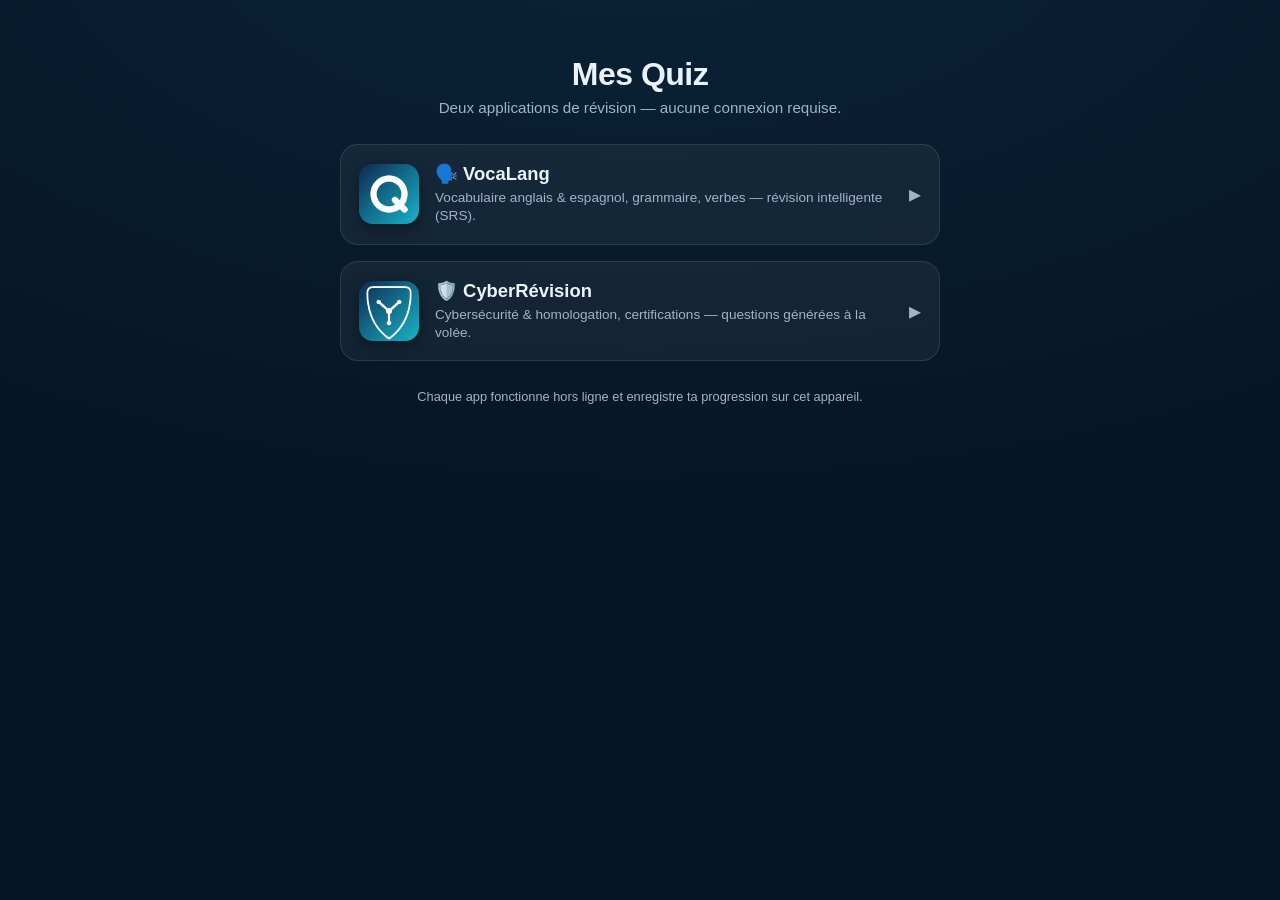
<file: index.html>
<!doctype html>
<html lang="fr">
<head>
  <meta charset="utf-8">
  <meta name="viewport" content="width=device-width, initial-scale=1, viewport-fit=cover">
  <meta name="theme-color" content="#061525">
  <title>Mes Quiz</title>
  <link rel="manifest" href="manifest.webmanifest">
  <link rel="icon" href="langue/img/icon-192.png">
  <link rel="apple-touch-icon" href="langue/img/icon-192.png">
  <link rel="stylesheet" href="style.css">
</head>
<body>
  <main class="hub">
    <header class="hub-head">
      <h1>Mes Quiz</h1>
      <p class="hub-sub">Deux applications de révision — aucune connexion requise.</p>
    </header>

    <div class="cards">
      <a class="app-card app-langue" href="langue/index.html">
        <img class="app-icon" src="langue/img/icon-192.png" alt="">
        <div class="app-text">
          <span class="app-title">🗣️ VocaLang</span>
          <span class="app-desc">Vocabulaire anglais &amp; espagnol, grammaire, verbes — révision intelligente (SRS).</span>
        </div>
        <span class="app-go">▸</span>
      </a>

      <a class="app-card app-revision" href="revision/index.html">
        <img class="app-icon" src="revision/img/icon-192.png" alt="">
        <div class="app-text">
          <span class="app-title">🛡️ CyberRévision</span>
          <span class="app-desc">Cybersécurité &amp; homologation, certifications — questions générées à la volée.</span>
        </div>
        <span class="app-go">▸</span>
      </a>
    </div>

    <footer class="hub-foot">
      <p>Chaque app fonctionne hors ligne et enregistre ta progression sur cet appareil.</p>
    </footer>
  </main>

  <script>
    if ('serviceWorker' in navigator) navigator.serviceWorker.register('sw.js').catch(() => {});
  </script>
</body>
</html>
</file>
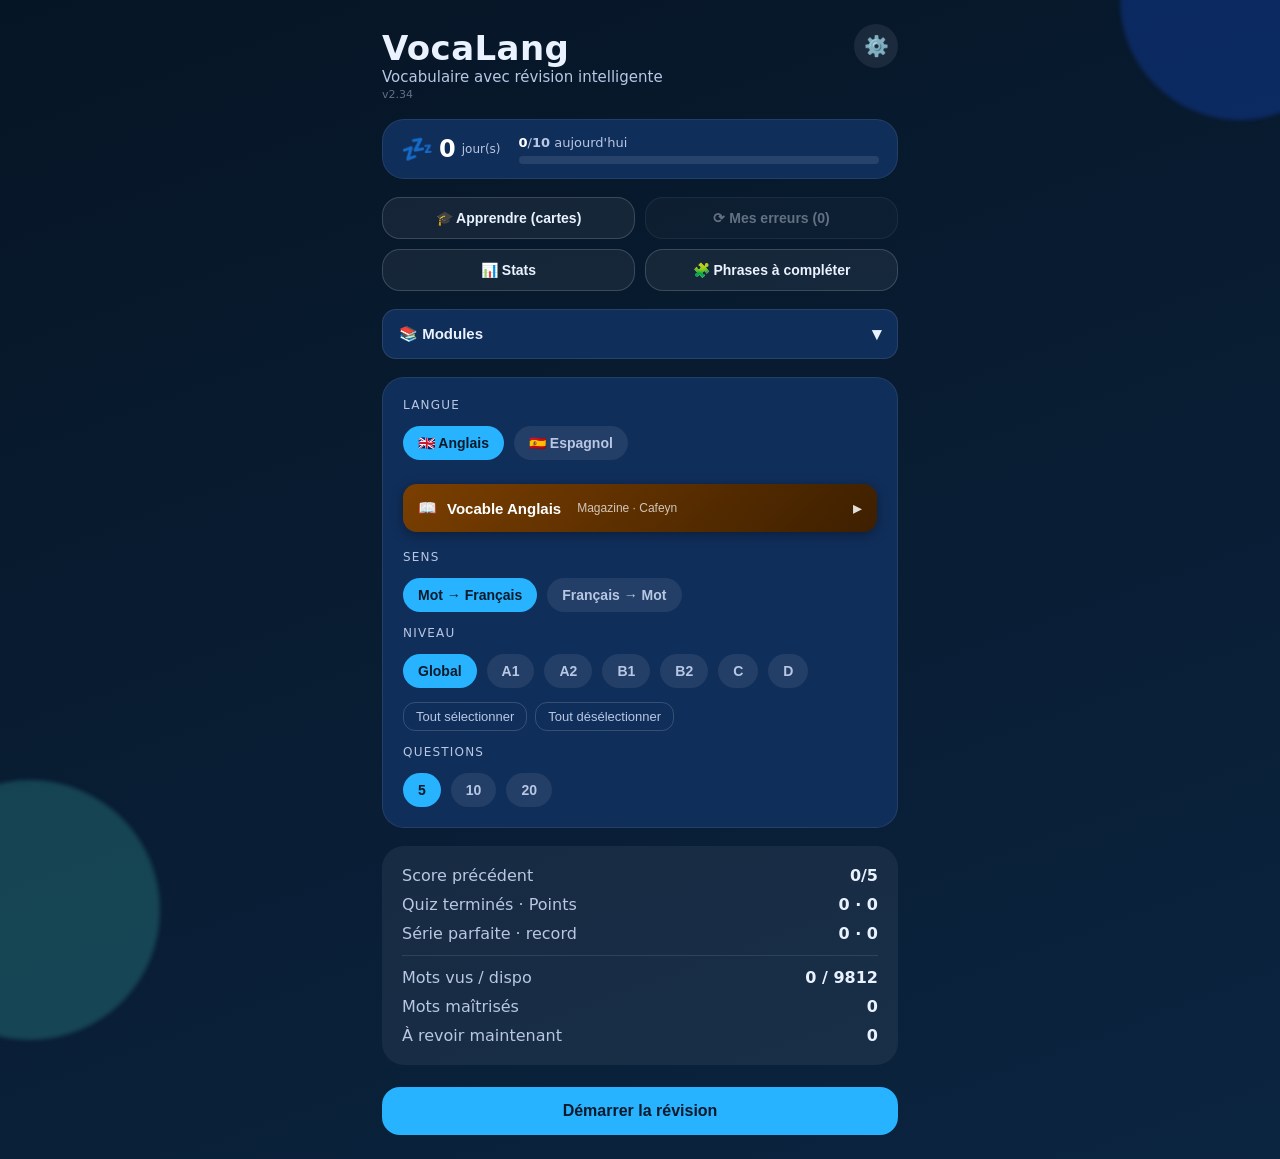
<file: langue/index.html>
<!DOCTYPE html>
<html lang="fr">
<head>
  <meta charset="utf-8" />
  <meta name="viewport" content="width=device-width, initial-scale=1, viewport-fit=cover" />
  <meta name="theme-color" content="#061525" />
  <title>VocaLang</title>
  <link rel="manifest" href="manifest.webmanifest" />
  <link rel="icon" href="img/icon-192.png" />
  <link rel="apple-touch-icon" href="img/icon-192.png" />
  <link rel="stylesheet" href="styles.css" />
  <script>
    // Filet de diagnostic : affiche toute erreur JS non capturée au lieu de
    // laisser l'écran figé en silence (bannière tapable pour copier le texte).
    window.addEventListener('error', function (e) {
      try {
        var b = document.getElementById('js-error-banner') || document.createElement('div');
        b.id = 'js-error-banner';
        b.style.cssText = 'position:fixed;left:8px;right:8px;bottom:8px;z-index:100000;background:#7f1d1d;color:#fff;padding:10px 12px;border-radius:10px;font:12px/1.4 system-ui;white-space:pre-wrap;box-shadow:0 4px 16px rgba(0,0,0,.4)';
        b.textContent = '⚠️ ' + (e.message || e.error) + '\n' + (e.filename || '').split('/').pop() + ':' + e.lineno;
        b.onclick = function () { b.remove(); };
        (document.body || document.documentElement).appendChild(b);
      } catch (_) {}
    });
  </script>
</head>
<body>
  <div class="bg-blob blob-one"></div>
  <div class="bg-blob blob-two"></div>

  <main id="app">
    <!-- HOME -->
    <section id="view-home" class="view">
      <div class="home-head">
        <div>
          <h1 class="title">VocaLang</h1>
          <p class="subtitle">Vocabulaire avec révision intelligente</p>
          <p id="app-version" class="app-version"></p>
        </div>
        <button id="btn-settings" class="gear" title="Réglages">⚙️</button>
      </div>

      <!-- Widget motivation -->
      <div id="motivation-bar" class="card motiv-bar">
        <div class="motiv-streak">
          <span id="motiv-flame">🔥</span>
          <span id="motiv-streak-count">0</span>
          <span class="motiv-label">jour(s)</span>
        </div>
        <div class="motiv-goal">
          <div class="motiv-goal-text"><span id="motiv-today">0</span>/<span id="motiv-target">10</span> aujourd'hui</div>
          <div class="motiv-progress-track"><div id="motiv-progress-bar" class="motiv-progress-fill"></div></div>
        </div>
      </div>

      <!-- Actions principales -->
      <div class="top-actions">
        <button id="btn-learn" class="secondary">🎓 Apprendre (cartes)</button>
        <button id="btn-review" class="secondary">⟳ Mes erreurs (<span id="review-count">0</span>)</button>
        <button id="btn-stats" class="secondary">📊 Stats</button>
        <button id="btn-phrases" class="secondary">🧩 Phrases à compléter</button>
      </div>

      <!-- Accordéon modules -->
      <button id="btn-toggle-modules" class="modules-toggle">
        <span>📚 Modules</span>
        <span id="modules-arrow" class="modules-arrow">▾</span>
      </button>
      <div id="modules-panel" class="modules-panel hidden">
        <div class="modules-group">
          <span class="modules-group-label">Grammaire &amp; Lexique</span>
          <div class="modules-grid">
            <button id="btn-verbs" class="mod-btn">📘 Verbes irréguliers</button>
            <button id="btn-grammar" class="mod-btn">📖 Grammaire</button>
            <button id="btn-faux-amis" class="mod-btn">⚠️ Faux amis</button>
            <button id="btn-familles" class="mod-btn">🔤 Familles de mots</button>
            <button id="btn-cognates" class="mod-btn">✅ Vrais cognates</button>
            <button id="btn-tenses" class="mod-btn">⏱️ Temps verbaux</button>
          </div>
        </div>
        <div class="modules-group">
          <span class="modules-group-label">Compétences</span>
          <div class="modules-grid">
            <button id="btn-listen" class="mod-btn">🎧 Écoute</button>
            <button id="btn-pronun" class="mod-btn">🎤 Prononciation</button>
          </div>
        </div>
      </div>

      <div class="card hero">
        <span class="hero-label">Langue</span>
        <div class="chip-row">
          <button class="chip lang-chip" data-lang="en">🇬🇧 Anglais</button>
          <button class="chip lang-chip" data-lang="es">🇪🇸 Espagnol</button>
        </div>
        <button id="btn-magazine" class="mag-launch" type="button">📖 <b>Vocable</b><span class="mag-sub">Magazine · Cafeyn</span><span class="mag-go">▸</span></button>

        <span class="hero-label">Sens</span>
        <div class="chip-row">
          <button class="chip dir-chip" data-dir="fwd">Mot → Français</button>
          <button class="chip dir-chip" data-dir="rev">Français → Mot</button>
        </div>

        <span class="hero-label">Niveau</span>
        <div id="level-row" class="chip-row"></div>
        <div class="concept-selall">
          <button id="btn-level-all" class="ghost-sm">Tout sélectionner</button>
          <button id="btn-level-none" class="ghost-sm">Tout désélectionner</button>
        </div>

        <span class="hero-label">Questions</span>
        <div class="chip-row">
          <button class="chip count-chip" data-count="5">5</button>
          <button class="chip count-chip" data-count="10">10</button>
          <button class="chip count-chip" data-count="20">20</button>
        </div>
      </div>

      <div class="card meta">
        <div class="meta-row"><span class="meta-label">Score précédent</span><span id="stat-last" class="meta-value">0/5</span></div>
        <div class="meta-row"><span class="meta-label">Quiz terminés · Points</span><span id="stat-total" class="meta-value">0 · 0</span></div>
        <div class="meta-row"><span class="meta-label">Série parfaite · record</span><span id="stat-streak" class="meta-value">0 · 0</span></div>
        <div class="meta-divider"></div>
        <div class="meta-row"><span class="meta-label">Mots vus / dispo</span><span id="stat-seen" class="meta-value">—</span></div>
        <div class="meta-row"><span class="meta-label">Mots maîtrisés</span><span id="stat-mastered" class="meta-value">—</span></div>
        <div class="meta-row"><span class="meta-label">À revoir maintenant</span><span id="stat-due" class="meta-value">—</span></div>
      </div>

      <button id="btn-start" class="primary">Démarrer la révision</button>
    </section>

    <!-- SETTINGS (modal) -->
    <div id="settings-modal" class="modal hidden">
      <div class="modal-card">
        <div class="modal-head">
          <span>⚙️ Réglages</span>
          <button id="settings-close" class="gear">✕</button>
        </div>
        <label class="toggle"><span>🔊 Lire le mot automatiquement</span><input type="checkbox" id="opt-audio" /></label>
        <label class="toggle"><span>⏭️ Question suivante automatique</span><input type="checkbox" id="opt-autonext" /></label>
        <label class="toggle"><span>🎵 Son juste / faux</span><input type="checkbox" id="opt-sound" /></label>
        <label class="toggle"><span>🎯 Distracteurs proches (plus difficile)</span><input type="checkbox" id="opt-close" /></label>
        <label class="toggle"><span>🔔 Rappels de révision</span><input type="checkbox" id="opt-notifications" /></label>
        <div class="setting-row">
          <span class="setting-label">🎯 Objectif quotidien</span>
          <div class="chip-row">
            <button class="chip goalcount-chip" data-count="5">5</button>
            <button class="chip goalcount-chip" data-count="10">10</button>
            <button class="chip goalcount-chip" data-count="20">20</button>
            <button class="chip goalcount-chip" data-count="30">30</button>
          </div>
        </div>
        <div class="setting-row">
          <span class="setting-label">🕗 Heure du rappel</span>
          <div class="chip-row">
            <button class="chip notifhour-chip" data-hour="8">8h</button>
            <button class="chip notifhour-chip" data-hour="12">12h</button>
            <button class="chip notifhour-chip" data-hour="19">19h</button>
            <button class="chip notifhour-chip" data-hour="21">21h</button>
          </div>
        </div>
        <div class="setting-row" style="display:block">
          <span class="setting-label">💾 Sauvegarde de la progression</span>
          <p class="muted" style="font-size:13px;margin:6px 0">Ta progression SRS vit sur ce
          téléphone : désinstaller l'app l'efface. Renseigne Home Assistant et la sauvegarde
          devient automatique.</p>
          <div id="backup-panel"></div>
        </div>
      </div>
    </div>

    <!-- STATS -->
    <section id="view-stats" class="view hidden">
      <div class="quiz-header">
        <span class="quiz-progress">📊 Statistiques</span>
        <span id="stats-lang" class="quiz-level"></span>
      </div>

      <div class="chip-row">
        <button class="chip slang-chip" data-lang="en">🇬🇧 Anglais</button>
        <button class="chip slang-chip" data-lang="es">🇪🇸 Espagnol</button>
      </div>

      <div id="stats-summary" class="card stats-tiles"></div>

      <div class="card chart-card">
        <span class="chart-title">Activité — 14 derniers jours</span>
        <canvas id="chart-activity" class="chart"></canvas>
        <span class="chart-legend">Barres = questions répondues par jour</span>
      </div>

      <div class="card chart-card">
        <span class="chart-title">Maîtrise par boîte SRS</span>
        <canvas id="chart-boxes" class="chart"></canvas>
        <span class="chart-legend">Boîte 0 = à revoir · 4–5 = maîtrisé</span>
      </div>

      <div class="card chart-card">
        <span class="chart-title">Par niveau — vus / maîtrisés</span>
        <canvas id="chart-levels" class="chart"></canvas>
        <span class="chart-legend"><i class="dot sky"></i> Vus &nbsp; <i class="dot green"></i> Maîtrisés</span>
      </div>

      <button id="btn-stats-home" class="secondary">Accueil</button>
    </section>

    <!-- VERBES IRRÉGULIERS (menu dédié) -->
    <section id="view-verbs" class="view hidden">
      <div class="quiz-header">
        <span class="quiz-progress">📘 Verbes irréguliers</span>
        <span class="quiz-level">🇬🇧 Anglais</span>
      </div>

      <div class="card hero">
        <span class="hero-label">Forme testée</span>
        <div class="chip-row">
          <button class="chip vform-chip" data-vform="pret">Prétérit</button>
          <button class="chip vform-chip" data-vform="pp">Participe passé</button>
          <button class="chip vform-chip" data-vform="mix">Mélange</button>
        </div>

        <span class="hero-label">Questions</span>
        <div class="chip-row">
          <button class="chip vcount-chip" data-count="5">5</button>
          <button class="chip vcount-chip" data-count="10">10</button>
          <button class="chip vcount-chip" data-count="20">20</button>
        </div>
      </div>

      <div id="verbs-summary" class="card stats-tiles"></div>

      <!-- Panel sélection de verbes pour quiz personnalisé -->
      <div id="verbs-select-panel" class="card ai-panel hidden">
        <span class="hero-label">Verbes à réviser</span>
        <div id="verbs-select-list" class="concept-list"></div>
        <div class="concept-selall">
          <button id="btn-vsel-all" class="ghost-sm">Tout sélectionner</button>
          <button id="btn-vsel-none" class="ghost-sm">Tout désélectionner</button>
        </div>
        <button id="btn-verbs-custom" class="primary">🎯 Lancer le quiz</button>
      </div>

      <button id="btn-toggle-vsel" class="secondary">🎯 Quiz personnalisé — choisir les verbes</button>
      <button id="btn-verbs-start" class="secondary">Démarrer (révision SRS)</button>
      <button id="btn-verbs-learn" class="secondary">🎓 Apprendre (cartes)</button>
      <button id="btn-verbs-review" class="secondary">⟳ Mes erreurs (<span id="verbs-review-count">0</span>)</button>
      <button id="btn-verbs-home" class="secondary">Accueil</button>
    </section>

    <!-- GRAMMAIRE (menu dédié, contenu explicatif) -->
    <section id="view-grammar" class="view hidden">
      <div class="quiz-header">
        <span id="grammar-title" class="quiz-progress">📖 Grammaire</span>
        <span id="grammar-crumb" class="quiz-level">Sommaire</span>
      </div>
      <div id="grammar-lang-chips" class="chip-row">
        <button class="chip glang-chip active" data-lang="en">🇬🇧 Anglais</button>
        <button class="chip glang-chip" data-lang="es">🇪🇸 Espagnol</button>
      </div>
      <div id="grammar-list" class="grammar-list"></div>

      <!-- Panel sélection de concepts pour quiz personnalisé -->
      <div id="grammar-ai-panel" class="card ai-panel hidden">
        <span class="hero-label">Concepts à réviser</span>
        <div id="grammar-concepts" class="concept-list"></div>
        <div class="concept-selall">
          <button id="btn-sel-all" class="ghost-sm">Tout sélectionner</button>
          <button id="btn-sel-none" class="ghost-sm">Tout désélectionner</button>
        </div>
        <span class="hero-label">Nombre de questions</span>
        <div class="chip-row">
          <button class="chip gcount-chip active" data-count="5">5</button>
          <button class="chip gcount-chip" data-count="10">10</button>
          <button class="chip gcount-chip" data-count="20">20</button>
        </div>
        <button id="btn-grammar-ai" class="primary">🎯 Lancer le quiz</button>
      </div>

      <button id="btn-toggle-ai" class="secondary">🎯 Quiz personnalisé — choisir les concepts</button>
      <button id="btn-grammar-quiz" class="secondary">🧩 S'entraîner (exercices classiques)</button>
      <button id="btn-grammar-learn" class="secondary">🎓 Apprendre (cartes)</button>
      <div id="grammar-detail" class="hidden"></div>
      <button id="btn-grammar-back" class="secondary hidden">← Sommaire</button>
      <button id="btn-grammar-home" class="secondary">Accueil</button>
    </section>

    <!-- APPRENDRE (flashcards, branché sur le SRS) -->
    <section id="view-learn" class="view hidden">
      <div class="quiz-header">
        <span id="learn-progress" class="quiz-progress">Carte 1/1</span>
        <span id="learn-badge" class="quiz-level"></span>
      </div>

      <div class="card flash-card">
        <span id="flash-label" class="word-label">Mot</span>
        <div class="word-line">
          <span id="flash-front" class="word-value"></span>
          <button id="btn-flash-speak" class="speak-btn" title="Écouter">🔊</button>
        </div>
        <span id="flash-ipa" class="word-ipa"></span>
        <div id="flash-back" class="flash-back hidden"></div>
      </div>

      <button id="btn-flash-reveal" class="primary">Afficher la réponse</button>
      <div id="flash-grade" class="quiz-footer hidden">
        <button id="btn-flash-again" class="ghost grow">🔁 À revoir</button>
        <button id="btn-flash-ok" class="primary grow">✅ Je savais</button>
      </div>
      <button id="btn-learn-abort" class="secondary">Quitter</button>
    </section>

    <!-- ÉCOUTE (podcasts par accent) -->
    <section id="view-listen" class="view hidden">
      <div class="quiz-header">
        <span class="quiz-progress">🎧 Écoute — accents</span>
        <span id="listen-lang" class="quiz-level"></span>
      </div>
      <div class="chip-row">
        <button class="chip slang2-chip" data-lang="en">🇬🇧 Anglais</button>
        <button class="chip slang2-chip" data-lang="es">🇪🇸 Espagnol</button>
      </div>
      <div id="listen-accents" class="chip-row"></div>
      <div id="listen-episodes" class="listen-list"></div>
      <button id="btn-listen-home" class="secondary">Accueil</button>
    </section>

    <!-- PRONONCIATION -->
    <section id="view-pronun" class="view hidden">
      <div class="quiz-header">
        <span id="pronun-progress" class="quiz-progress">Mot 1/10</span>
        <span class="quiz-level pronun-badge">🎤 Prononciation</span>
      </div>
      <div class="progress"><div id="pronun-bar" class="progress-bar pronun-bar"></div></div>

      <div class="card word-card">
        <span class="word-label">Prononce ce mot</span>
        <div class="word-line">
          <span id="pronun-word" class="word-value"></span>
          <button id="btn-pronun-speak" class="speak-btn" title="Écouter">🔊</button>
        </div>
        <span id="pronun-ipa" class="word-ipa"></span>
        <span id="pronun-translation" class="pronun-translation"></span>
      </div>

      <div class="pronun-mic-area">
        <button id="btn-pronun-mic" class="mic-btn">🎤</button>
        <span id="pronun-mic-hint" class="pronun-hint">Appuie pour parler</span>
      </div>

      <div id="pronun-feedback" class="feedback hidden"></div>

      <div id="pronun-recognized" class="pronun-recognized hidden">
        <span class="pronun-heard-label">Reconnu :</span>
        <span id="pronun-heard-text"></span>
      </div>

      <div class="quiz-footer">
        <button id="btn-pronun-abort" class="ghost">Quitter</button>
        <button id="btn-pronun-next" class="primary grow" disabled>Suivant</button>
      </div>
    </section>

    <!-- QUIZ -->
    <section id="view-quiz" class="view hidden">
      <div class="quiz-header">
        <span id="quiz-progress" class="quiz-progress">Question 1/5</span>
        <span id="quiz-level" class="quiz-level"></span>
      </div>
      <div class="progress"><div id="quiz-bar" class="progress-bar"></div></div>

      <div class="card word-card">
<span id="quiz-prompt-label" class="word-label">Mot</span>
        <div class="word-line">
          <span id="quiz-word" class="word-value"></span>
          <button id="btn-speak" class="speak-btn" title="Écouter">🔊</button>
        </div>
        <span id="quiz-ipa" class="word-ipa"></span>
      </div>

      <div id="quiz-options" class="options"></div>

      <div class="feedback-area"><span id="quiz-feedback" class="feedback"></span></div>

      <div class="quiz-footer">
        <button id="btn-abort" class="ghost">Quitter</button>
        <button id="btn-next" class="primary grow" disabled>Suivant</button>
      </div>
    </section>

    <!-- RESULT -->
    <section id="view-result" class="view hidden">
      <h1 class="title">Résultat</h1>
      <p id="result-sub" class="subtitle">Quiz terminé</p>

      <div class="card result-card">
        <span id="result-score" class="result-score">0/5</span>
        <span class="result-label">Bonnes réponses</span>
      </div>

      <div id="result-wrong" class="card wrong-card"></div>

      <button id="btn-replay" class="primary">Nouvelle révision</button>
      <button id="btn-home" class="secondary">Accueil</button>
    </section>

    <!-- FAUX AMIS -->
    <section id="view-faux-amis" class="view hidden">
      <div class="quiz-header">
        <span class="quiz-progress">⚠️ Faux amis</span>
        <span class="quiz-level">🇬🇧 Anglais</span>
      </div>
      <div class="card hero">
        <span class="hero-label">Questions</span>
        <div class="chip-row">
          <button class="chip facount-chip" data-count="5">5</button>
          <button class="chip facount-chip" data-count="10">10</button>
          <button class="chip facount-chip" data-count="20">20</button>
        </div>
      </div>
      <div id="faux-amis-list" class="grammar-list"></div>
      <div id="faux-amis-detail" class="hidden"></div>
      <button id="btn-faux-amis-quiz" class="secondary">🧩 Quiz faux amis</button>
      <button id="btn-faux-amis-back" class="secondary hidden">← Liste</button>
      <button id="btn-faux-amis-home" class="secondary">Accueil</button>
    </section>

    <!-- FAMILLES DE MOTS -->
    <section id="view-familles" class="view hidden">
      <div class="quiz-header">
        <span class="quiz-progress">🔤 Familles de mots</span>
        <span class="quiz-level">🇬🇧 Anglais</span>
      </div>
      <div class="card hero">
        <span class="hero-label">Questions</span>
        <div class="chip-row">
          <button class="chip famcount-chip" data-count="5">5</button>
          <button class="chip famcount-chip" data-count="10">10</button>
          <button class="chip famcount-chip" data-count="20">20</button>
        </div>
      </div>
      <div id="familles-list" class="grammar-list"></div>
      <div id="familles-detail" class="hidden"></div>
      <button id="btn-familles-quiz" class="secondary">🧩 Quiz familles</button>
      <button id="btn-familles-back" class="secondary hidden">← Liste</button>
      <button id="btn-familles-home" class="secondary">Accueil</button>
    </section>

    <!-- VRAIS COGNATES -->
    <section id="view-cognates" class="view hidden">
      <div class="quiz-header">
        <span class="quiz-progress">✅ Vrais cognates</span>
        <span class="quiz-level">🇬🇧 Anglais</span>
      </div>
      <div class="card hero">
        <span class="hero-label">Questions</span>
        <div class="chip-row">
          <button class="chip cogcount-chip" data-count="5">5</button>
          <button class="chip cogcount-chip" data-count="10">10</button>
          <button class="chip cogcount-chip" data-count="20">20</button>
        </div>
      </div>
      <div id="cognates-list" class="grammar-list"></div>
      <div id="cognates-detail" class="hidden"></div>
      <button id="btn-cognates-quiz" class="secondary">🧩 Quiz cognates</button>
      <button id="btn-cognates-back" class="secondary hidden">← Liste</button>
      <button id="btn-cognates-home" class="secondary">Accueil</button>
    </section>

    <!-- TEMPS VERBAUX -->
    <section id="view-tenses" class="view hidden">
      <div class="quiz-header">
        <span class="quiz-progress">⏱️ Temps verbaux</span>
        <span class="quiz-level">🇬🇧 Anglais</span>
      </div>
      <div class="chip-row">
        <button class="chip tcount-chip" data-count="5">5</button>
        <button class="chip tcount-chip" data-count="10">10</button>
        <button class="chip tcount-chip" data-count="20">20</button>
      </div>
      <div id="tenses-list" class="grammar-list"></div>
      <button id="btn-tenses-quiz" class="primary">▶ Tous les temps (révision)</button>
      <button id="btn-tenses-home" class="secondary">Accueil</button>
    </section>

    <!-- PHRASES À COMPLÉTER -->
    <section id="view-phrases" class="view hidden">
      <div class="quiz-header">
        <span class="quiz-progress">🧩 Phrases à compléter</span>
        <span class="quiz-level">Mix tous concepts</span>
      </div>
      <div class="card hero">
        <span class="hero-label">Questions</span>
        <div class="chip-row">
          <button class="chip pcount-chip" data-count="5">5</button>
          <button class="chip pcount-chip" data-count="10">10</button>
          <button class="chip pcount-chip" data-count="20">20</button>
        </div>
        <p class="phrases-desc">Pioche dans tous les modes : grammaire, temps verbaux, faux amis, familles de mots et cognates.</p>
      </div>
      <button id="btn-phrases-start" class="primary">Démarrer</button>
      <button id="btn-phrases-home" class="secondary">Accueil</button>
    </section>
  </main>

  <button id="btn-fab-home" class="fab-home hidden" title="Accueil">🏠</button>
  <script src="app.js"></script>
  <script>window.UPDATE_REPO='laurentsar/quiz-langue';window.APP_VERSION='2.34';</script>
  <script>window.BACKUP_APP = 'quiz-langue';</script>
  <script src="autobackup.js"></script>
  <script>AutoBackup.mount(document.getElementById('backup-panel'));</script>
</body>
</html>
</file>
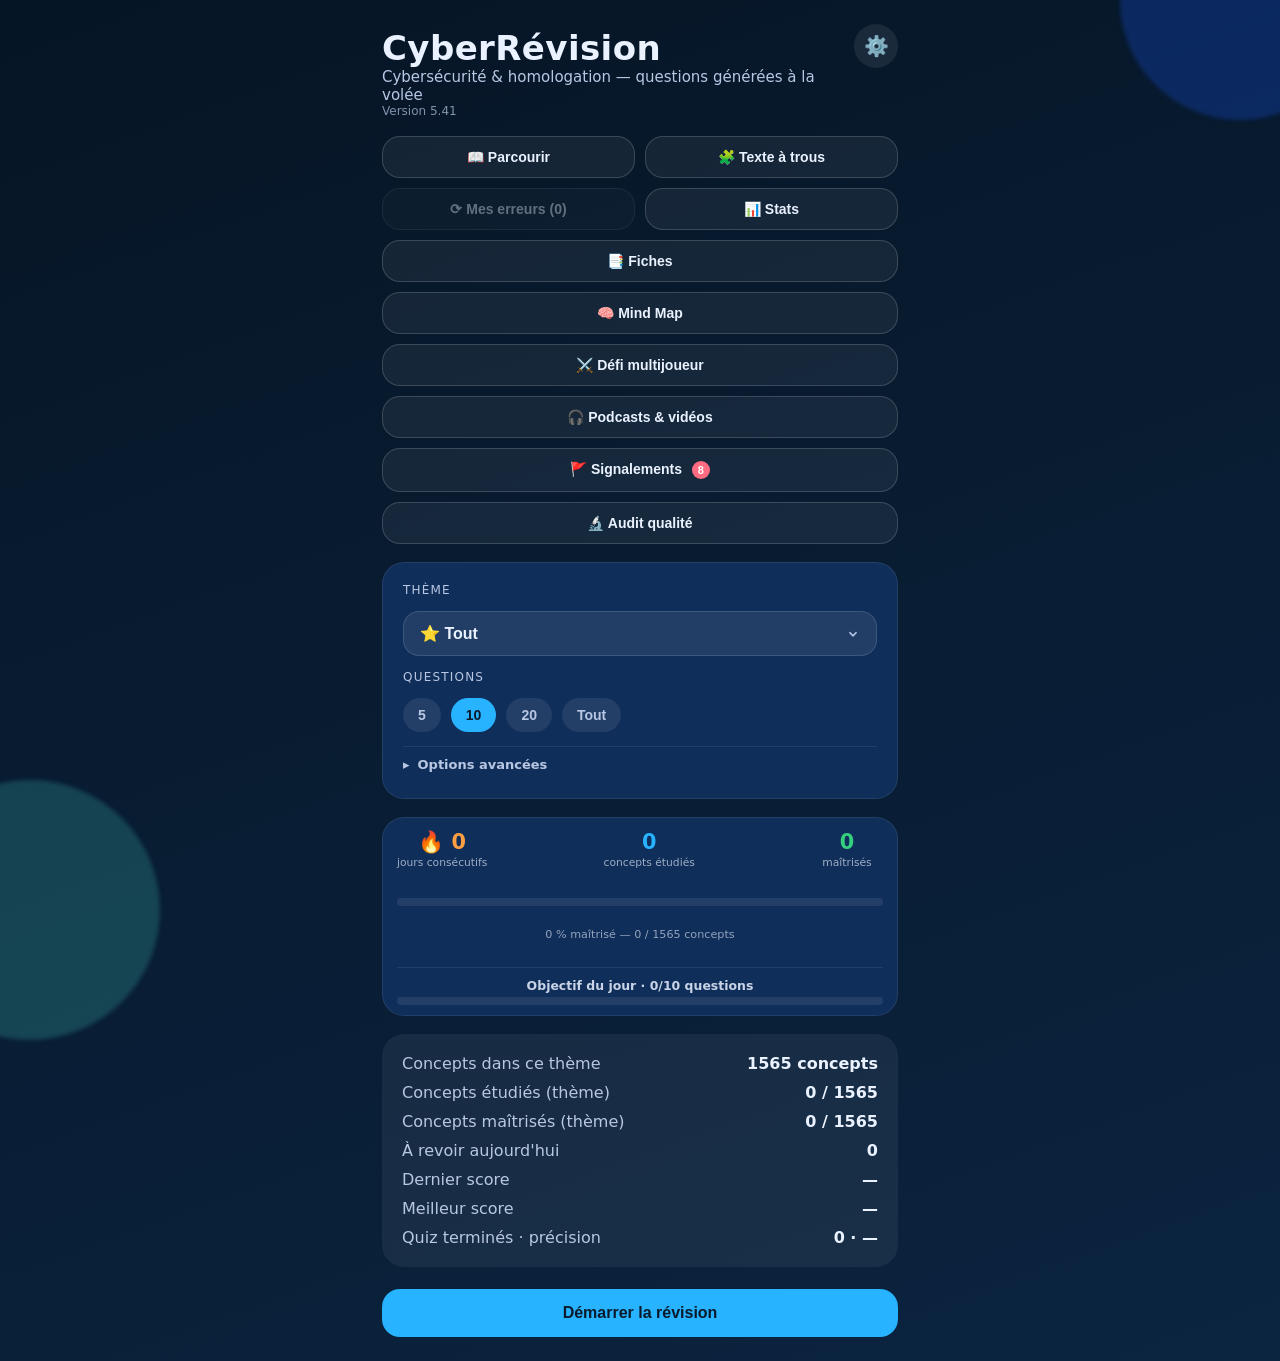
<file: revision/index.html>
<!DOCTYPE html>
<html lang="fr">
<head>
  <meta charset="utf-8" />
  <meta name="viewport" content="width=device-width, initial-scale=1, viewport-fit=cover" />
  <meta name="theme-color" content="#061525" />
  <!-- installation PWA sur iOS (Safari → Partager → Sur l'écran d'accueil) -->
  <meta name="apple-mobile-web-app-capable" content="yes" />
  <meta name="apple-mobile-web-app-status-bar-style" content="black-translucent" />
  <meta name="apple-mobile-web-app-title" content="CyberRévision" />
  <meta name="mobile-web-app-capable" content="yes" />
  <title>CyberRévision</title>
  <link rel="manifest" href="manifest.webmanifest" />
  <link rel="icon" href="img/icon-192.png" />
  <link rel="apple-touch-icon" href="img/icon-192.png" />
  <link rel="stylesheet" href="styles.css" />
</head>
<body>
  <div class="bg-blob blob-one"></div>
  <div class="bg-blob blob-two"></div>

  <main id="app">
    <!-- HOME -->
    <section id="view-home" class="view">
      <div class="home-head">
        <div>
          <h1 class="title">CyberRévision</h1>
          <p class="subtitle">Cybersécurité &amp; homologation — questions générées à la volée</p>
          <p class="subtitle" id="home-version" style="font-size:12px;opacity:.7"></p>
        </div>
        <button id="btn-settings" class="gear" title="Réglages">⚙️</button>
      </div>

      <div class="top-actions">
        <button id="btn-browse" class="secondary">📖 Parcourir</button>
        <button id="btn-cloze" class="secondary">🧩 Texte à trous</button>
        <button id="btn-review" class="secondary">⟳ Mes erreurs (<span id="review-count">0</span>)</button>
        <button id="btn-stats" class="secondary">📊 Stats</button>
        <button id="btn-fiches" class="secondary">📑 Fiches</button>
        <button id="btn-mindmap" class="secondary top-wide">🧠 Mind Map</button>
        <button id="btn-challenge" class="secondary top-wide">⚔️ Défi multijoueur</button>
        <button id="btn-resources" class="secondary top-wide">🎧 Podcasts &amp; vidéos</button>
        <button id="btn-flags" class="secondary top-wide">🚩 Signalements <span id="flag-badge" class="flag-badge hidden"></span></button>
        <button id="btn-audit" class="secondary top-wide">🔬 Audit qualité</button>
      </div>

      <div class="card hero">
        <span class="hero-label">Thème</span>
        <select id="home-select" class="select"></select>

        <span class="hero-label">Questions</span>
        <div class="chip-row">
          <button class="chip count-chip" data-count="5">5</button>
          <button class="chip count-chip" data-count="10">10</button>
          <button class="chip count-chip" data-count="20">20</button>
          <button class="chip count-chip" data-count="0">Tout</button>
        </div>

        <details class="adv">
          <summary>Options avancées</summary>
          <span class="hero-label">Type de question</span>
          <div class="chip-row">
            <button class="chip qtype-chip" data-qtype="mix">Mélange</button>
            <button class="chip qtype-chip" data-qtype="def">Terme → définition</button>
            <button class="chip qtype-chip" data-qtype="term">Définition → terme</button>
            <button class="chip qtype-chip" data-qtype="situation">Mise en situation</button>
            <button class="chip qtype-chip" data-qtype="cloze">🧩 Texte à trous</button>
            <button class="chip qtype-chip" data-qtype="cat">Catégorie</button>
          </div>
          <label class="toggle adv-toggle">
            <span>🎓 Mode examen (chrono session · 50 % mises en situation)</span>
            <input type="checkbox" id="opt-exammode" />
          </label>
          <button id="btn-concepts" class="secondary" style="margin-top:4px">
            Gérer les concepts <span id="concept-badge" class="concept-badge"></span>
          </button>
        </details>
      </div>

      <!-- Tableau de bord de progression globale -->
      <div id="progress-dashboard" class="card progress-dashboard">
        <div class="dash-top">
          <div class="dash-stat">
            <span id="dash-streak" class="dash-streak-val">🔥 0</span>
            <span class="dash-label">jours consécutifs</span>
          </div>
          <div class="dash-stat">
            <span id="dash-seen-global" class="dash-seen-val">0</span>
            <span class="dash-label">concepts étudiés</span>
          </div>
          <div class="dash-stat">
            <span id="dash-mastered-global" class="dash-mastered-val">0</span>
            <span class="dash-label">maîtrisés</span>
          </div>
        </div>
        <div class="dash-track">
          <div id="dash-fill" class="dash-fill" style="width:0%"></div>
        </div>
        <p id="dash-label" class="dash-pct-label">0 % maîtrisé — tous thèmes</p>

        <div class="goal-block">
          <p id="goal-msg" class="goal-msg">Objectif du jour · <span id="goal-today">0</span>/<span id="goal-target">10</span> questions</p>
          <div class="dash-track goal-track">
            <div id="goal-fill" class="dash-fill goal-fill" style="width:0%"></div>
          </div>
        </div>
      </div>

      <div class="card meta">
        <div class="meta-row"><span class="meta-label">Concepts dans ce thème</span><span id="stat-pool" class="meta-value">—</span></div>
        <div class="meta-row"><span class="meta-label">Concepts étudiés (thème)</span><span id="stat-seen" class="meta-value">—</span></div>
        <div class="meta-row"><span class="meta-label">Concepts maîtrisés (thème)</span><span id="stat-mastered" class="meta-value">—</span></div>
        <div class="meta-row"><span class="meta-label">À revoir aujourd'hui</span><span id="stat-due" class="meta-value">—</span></div>
        <div class="meta-row"><span class="meta-label">Dernier score</span><span id="stat-last" class="meta-value">—</span></div>
        <div class="meta-row"><span class="meta-label">Meilleur score</span><span id="stat-best" class="meta-value">—</span></div>
        <div class="meta-row"><span class="meta-label">Quiz terminés · précision</span><span id="stat-total" class="meta-value">0 · —</span></div>
      </div>

      <button id="btn-start" class="primary">Démarrer la révision</button>
    </section>

    <!-- SETTINGS (modal) -->
    <div id="settings-modal" class="modal hidden">
      <div class="modal-card">
        <div class="modal-head">
          <span>⚙️ Réglages</span>
          <button id="settings-close" class="gear">✕</button>
        </div>
        <label class="toggle"><span>⏭️ Question suivante automatique</span><input type="checkbox" id="opt-autonext" /></label>
        <label class="toggle"><span>🎵 Son juste / faux</span><input type="checkbox" id="opt-sound" /></label>
        <label class="toggle"><span>🎯 Distracteurs proches (plus difficile)</span><input type="checkbox" id="opt-close" /></label>
        <label class="toggle"><span>⏱️ Minuteur 30 s par question</span><input type="checkbox" id="opt-timer" /></label>
        <label class="toggle"><span>🍅 Pauses Pomodoro (25 min → 5 min)</span><input type="checkbox" id="opt-pomodoro" /></label>
        <label class="toggle"><span>🔢 Afficher le nombre de concepts par thème</span><input type="checkbox" id="opt-counts" /></label>

        <div class="setting-row" style="margin-top:14px">
          <span class="setting-label">🎯 Objectif quotidien</span>
          <div class="chip-row">
            <button class="chip goal-chip" data-goal="5">5</button>
            <button class="chip goal-chip" data-goal="10">10</button>
            <button class="chip goal-chip" data-goal="20">20</button>
            <button class="chip goal-chip" data-goal="30">30</button>
          </div>
        </div>

        <div class="meta-row" style="margin-top:14px">
          <span class="meta-label">Pseudo (défis)</span>
          <input id="pseudo-input" class="pseudo-input" type="text" maxlength="20" placeholder="MonPseudo" autocomplete="off" />
        </div>

        <div class="meta-row">
          <span class="meta-label">Version installée</span>
          <span id="app-version" class="meta-value">—</span>
        </div>
        <button id="btn-check-update" class="ghost">🔄 Vérifier les mises à jour</button>

        <div class="meta-row" style="display:block;margin-top:14px">
          <span class="meta-label">💾 Sauvegarde de la progression</span>
          <p class="muted" style="font-size:13px;margin:6px 0">Ta progression Leitner vit sur ce
          téléphone : désinstaller l'app l'efface. Renseigne Home Assistant et la sauvegarde
          devient automatique.</p>
          <div id="backup-panel"></div>
        </div>
        <p id="update-status" class="mm-source"></p>

        <button id="btn-reset" class="ghost">🗑️ Réinitialiser mes stats &amp; erreurs</button>
      </div>
    </div>

    <!-- STATS -->
    <section id="view-stats" class="view hidden">
      <div class="quiz-header">
        <span class="quiz-progress">📊 Statistiques</span>
        <span id="stats-scope" class="quiz-level"></span>
      </div>

      <div id="stats-summary" class="card stats-tiles"></div>

      <div class="card chart-card">
        <span class="chart-title">Activité — 14 derniers jours</span>
        <canvas id="chart-activity" class="chart"></canvas>
        <span class="chart-legend">Barres = questions répondues par jour</span>
      </div>

      <div class="card chart-card">
        <span class="chart-title">Maîtrise par boîte Leitner</span>
        <canvas id="chart-boxes" class="chart"></canvas>
        <span class="chart-legend">Boîte 0 = à revoir · 4–5 = maîtrisé</span>
      </div>

      <div class="card chart-card">
        <span class="chart-title">Par thème — vus / maîtrisés</span>
        <canvas id="chart-branches" class="chart"></canvas>
        <span class="chart-legend"><i class="dot sky"></i> Vus &nbsp; <i class="dot green"></i> Maîtrisés</span>
      </div>

      <div class="card chart-card">
        <span class="chart-title">⚠️ Concepts les plus difficiles</span>
        <div id="weak-concepts" class="weak-concepts-list"></div>
      </div>

      <button id="btn-stats-home" class="secondary">Accueil</button>
    </section>

    <!-- APPRENDRE (flashcards + répétition espacée) -->
    <section id="view-learn" class="view hidden">
      <div class="quiz-header">
        <span id="learn-progress" class="quiz-progress">Carte 1/1</span>
        <span id="learn-level" class="quiz-level"></span>
        <button class="btn-fs-toggle" id="btn-fs-learn" title="Plein écran (F)">⤢</button>
      </div>

      <div class="card flash-card">
        <span class="flash-cat" id="flash-cat"></span>
        <span class="flash-term" id="flash-term"></span>
        <div id="flash-back" class="flash-back hidden">
          <p class="flash-def" id="flash-def"></p>
          <p class="flash-tip" id="flash-tip"></p>
          <p class="flash-ex" id="flash-ex"></p>
        </div>
      </div>

      <div id="learn-kbd-strip" class="fs-kbd-strip"><kbd>←</kbd> précédent <span class="ks">·</span> <kbd>→</kbd> suivant <span class="ks">·</span> <kbd>Échap</kbd> quitter</div>
      <div id="browse-nav" class="quiz-footer hidden">
        <button id="btn-browse-prev" class="ghost grow">← Précédent</button>
        <button id="btn-browse-next" class="primary grow">Suivant →</button>
      </div>
      <button id="btn-learn-home" class="secondary">Accueil</button>
    </section>

    <!-- FICHES (référence) -->
    <section id="view-fiches" class="view hidden">
      <div class="quiz-header">
        <span class="quiz-progress">📑 Fiches de révision</span>
      </div>
      <span class="hero-label">Consulter un thème</span>
      <select id="fiches-select" class="select"></select>
      <div id="fiches-content"></div>
      <button id="btn-fiches-home" class="secondary">Accueil</button>
    </section>

    <!-- MIND MAP (vue visuelle par thème / certification) -->
    <section id="view-mindmap" class="view hidden">
      <div class="quiz-header">
        <span class="quiz-progress">🧠 Mind Map</span>
      </div>
      <span class="hero-label">Choisir un thème</span>
      <select id="mm-select" class="select"></select>

      <div class="card mm-hub">
        <div id="mm-hub-ring" class="mm-hub-ring"><span id="mm-hub-pct" class="mm-hub-pct">0%</span></div>
        <div class="mm-hub-info">
          <span id="mm-hub-title" class="mm-hub-title"></span>
          <span id="mm-hub-sub" class="mm-hub-sub"></span>
        </div>
      </div>

      <input id="mm-search" class="mm-search" type="search" placeholder="Rechercher un concept…" autocomplete="off" />
      <div id="mm-domains" class="mm-domains"></div>
      <div id="mm-filters" class="mm-filters"></div>
      <span id="mm-crumb" class="mm-crumb"></span>
      <div id="mm-content"></div>

      <button id="btn-mindmap-home" class="secondary">Accueil</button>
    </section>

    <!-- RESSOURCES (podcasts & vidéos) -->
    <section id="view-resources" class="view hidden">
      <div class="quiz-header">
        <span class="quiz-progress">🎧 Podcasts &amp; vidéos</span>
      </div>
      <div id="resources-content"></div>
      <p class="mm-source">Liens externes ouverts dans le navigateur. Sélection francophone en priorité.</p>
      <button id="btn-resources-home" class="secondary">Accueil</button>
    </section>

    <!-- QUIZ -->
    <section id="view-quiz" class="view hidden">
      <div class="quiz-header">
        <span id="quiz-progress" class="quiz-progress">Question 1/10</span>
        <span id="quiz-timer" class="quiz-timer"></span>
        <span id="quiz-level" class="quiz-level"></span>
        <button class="btn-fs-toggle" id="btn-fs-quiz" title="Plein écran (F)">⤢</button>
      </div>
      <div class="progress"><div id="quiz-bar" class="progress-bar"></div></div>

      <div class="card word-card">
        <span id="quiz-prompt-label" class="word-label">Question</span>
        <div class="word-line">
          <span id="quiz-word" class="word-value sentence"></span>
        </div>
      </div>

      <div id="quiz-options" class="options"></div>

      <div class="feedback-area"><span id="quiz-feedback" class="feedback"></span></div>

      <div class="fs-kbd-strip"><kbd>A</kbd><kbd>B</kbd><kbd>C</kbd><kbd>D</kbd> <span class="ks">·</span> répondre <span class="ks">·</span> <kbd>↵</kbd> suivant <span class="ks">·</span> <kbd>Échap</kbd> quitter</div>
      <div class="quiz-footer sticky">
        <button id="btn-abort" class="ghost">Quitter</button>
        <button id="btn-next" class="primary grow" disabled>Suivant</button>
      </div>
    </section>

    <!-- RESULT -->
    <section id="view-result" class="view hidden">
      <h1 class="title">Résultat</h1>
      <p id="result-sub" class="subtitle">Quiz terminé</p>

      <div class="card result-card">
        <span id="result-score" class="result-score">0/10</span>
        <span class="result-label">Bonnes réponses</span>
      </div>

      <div id="result-wrong" class="card wrong-card"></div>

      <div id="challenge-result" class="card challenge-result-card hidden">
        <span class="challenge-result-label">⚔️ Code du défi</span>
        <span id="challenge-result-code" class="challenge-result-code"></span>
        <button id="btn-share-result" class="ghost">📤 Partager mon score</button>
      </div>

      <div id="challenge-leaderboard" class="card hidden">
        <span class="leaderboard-title">🏆 Classement en direct</span>
        <div id="leaderboard-rows"></div>
        <p id="leaderboard-status" class="mm-source"></p>
      </div>

      <button id="btn-replay" class="primary">Nouvelle révision</button>
      <button id="btn-home" class="secondary">Accueil</button>
    </section>

    <!-- GESTIONNAIRE DE CONCEPTS (modal) -->
    <div id="concept-modal" class="modal hidden">
      <div class="modal-card concept-modal-card">
        <div class="modal-head">
          <span>Concepts actifs</span>
          <button id="concept-modal-close" class="gear">✕</button>
        </div>
        <input id="concept-search" class="search-input" type="search" placeholder="Rechercher un concept…" autocomplete="off" />
        <div class="concept-actions">
          <button id="btn-enable-all" class="chip">Tout activer</button>
          <button id="btn-disable-branch" class="chip">Désactiver le thème sélectionné</button>
        </div>
        <span id="concept-count" class="concept-count"></span>
        <div id="concept-list" class="concept-list"></div>
      </div>
    </div>

    <!-- DÉFI MULTIJOUEUR (modal) -->
    <div id="challenge-modal" class="modal hidden">
      <div class="modal-card challenge-modal-card">
        <div class="modal-head">
          <span>⚔️ Défi multijoueur</span>
          <button id="challenge-modal-close" class="gear">✕</button>
        </div>

        <!-- Créer un défi -->
        <p class="challenge-section-title">Créer un défi</p>
        <span class="hero-label">Thème</span>
        <select id="challenge-theme-select" class="select" style="margin-bottom:8px"></select>

        <div class="challenge-params-row">
          <div class="challenge-param">
            <span class="hero-label">Questions</span>
            <select id="challenge-count-select" class="select-sm">
              <option value="5">5</option>
              <option value="10" selected>10</option>
              <option value="20">20</option>
              <option value="0">Toutes</option>
            </select>
          </div>
          <div class="challenge-param">
            <span class="hero-label">Fréquence</span>
            <select id="challenge-freq-select" class="select-sm">
              <option value="0" selected>Une seule fois</option>
              <option value="1">Quotidien</option>
              <option value="3">Tous les 3 jours</option>
              <option value="7">Hebdomadaire</option>
            </select>
          </div>
        </div>

        <!-- Durée estimée (défi unique) -->
        <div id="challenge-quick-duration-row" class="challenge-params-row" style="margin-top:4px">
          <div class="challenge-param">
            <span class="hero-label">Durée estimée</span>
            <span id="challenge-duration" class="challenge-duration-badge">≈ 8 min</span>
          </div>
        </div>

        <!-- Durée totale (campagne) -->
        <div id="challenge-campaign-duration-row" class="challenge-params-row hidden" style="margin-top:4px">
          <div class="challenge-param">
            <span class="hero-label">Durée totale</span>
            <select id="challenge-duration-select" class="select-sm">
              <option value="7">1 semaine</option>
              <option value="14">2 semaines</option>
              <option value="30" selected>1 mois</option>
              <option value="90">3 mois</option>
            </select>
          </div>
        </div>

        <!-- Défi rapide -->
        <div id="challenge-quick-section">
          <div class="challenge-code-box">
            <span id="challenge-code" class="challenge-code">——————</span>
          </div>
          <p id="challenge-scope-info" class="challenge-info"></p>
          <div class="challenge-share-row">
            <button id="btn-copy-code" class="chip">📋 Copier le code</button>
            <button id="btn-whatsapp-code" class="btn-whatsapp">&#128172; WhatsApp</button>
          </div>
          <button id="btn-start-my-challenge" class="primary" style="margin-top:10px">▶ Jouer ce défi</button>
        </div>

        <!-- Campagne (fréquence > 0) -->
        <div id="challenge-campaign-section" class="hidden">
          <p id="challenge-campaign-preview" class="campaign-preview-text"></p>
          <p id="challenge-fb-warning" class="challenge-error hidden">Firebase requis pour les campagnes — vérifiez votre connexion.</p>
          <div id="challenge-create-row">
            <button id="btn-create-campaign" class="primary" style="margin-top:10px">🚀 Créer la campagne</button>
          </div>
          <div id="challenge-created-section" class="hidden">
            <div class="challenge-code-box">
              <span id="campaign-code" class="challenge-code campaign-code-small">XXXX-XXXX</span>
            </div>
            <p id="campaign-created-info" class="challenge-info"></p>
            <div class="challenge-share-row">
              <button id="btn-copy-campaign-code" class="chip">📋 Copier</button>
              <button id="btn-whatsapp-campaign" class="btn-whatsapp">&#128172; WhatsApp</button>
            </div>
            <button id="btn-start-campaign-round" class="primary" style="margin-top:10px">▶ Jouer la session 1</button>
            <button id="btn-campaign-new" class="ghost-sm" style="margin-top:8px; display:block; width:100%; text-align:center">← Nouveau défi</button>
            <button id="btn-delete-campaign" class="ghost-sm" style="margin-top:4px; display:block; width:100%; text-align:center; color:#e55;">🗑 Supprimer cette campagne</button>
          </div>
        </div>

        <div class="modal-sep"></div>

        <!-- Rejoindre -->
        <p class="challenge-section-title">Rejoindre un défi</p>
        <p class="mm-source">Entre un code reçu (défi rapide ou campagne).</p>
        <input id="challenge-code-input" class="search-input" type="text" placeholder="Ex : A3F9B-2C14E ou ABCD-EF12" autocomplete="off" maxlength="12" style="margin-bottom:8px" />

        <!-- Info campagne (après lookup) -->
        <div id="campaign-join-info" class="campaign-join-info hidden">
          <div class="campaign-round-row">
            <span id="cji-theme" class="campaign-round-theme"></span>
            <span id="cji-progress" class="campaign-round-progress"></span>
          </div>
          <p id="cji-next" class="campaign-round-next"></p>
          <button id="btn-play-campaign-round" class="primary" style="margin-top:6px">▶ Jouer</button>
        </div>

        <button id="btn-join-challenge" class="primary">Rejoindre</button>
        <p id="challenge-error" class="challenge-error hidden">Code invalide. Vérifie la saisie.</p>

      </div>
    </div>

    <!-- AUDIT QUALITÉ -->
    <div id="audit-modal" class="modal hidden">
      <div class="modal-card audit-modal-card">
        <div class="modal-head">
          <span>🔬 Audit qualité</span>
          <button id="audit-modal-close" class="gear">✕</button>
        </div>
        <div id="audit-summary" class="card stats-tiles" style="padding:12px"></div>
        <span class="hero-label">Filtrer par thème</span>
        <select id="audit-branch-select" class="select"></select>
        <div id="audit-preview" class="audit-preview"></div>
        <button id="audit-export-btn" class="primary">📋 Copier l'export pour Claude</button>
        <p class="mm-source">Colle l'export dans une conversation Claude pour obtenir les définitions et exemples manquants, puis reviens dans Signalements pour les appliquer.</p>
      </div>
    </div>

    <!-- SIGNALEMENT D'UNE QUESTION -->
    <div id="flag-modal" class="modal hidden">
      <div class="modal-card">
        <div class="modal-head">
          <span>🚩 Signaler la question</span>
          <button id="flag-modal-close" class="gear">✕</button>
        </div>
        <p id="flag-concept-label" class="flag-concept-label"></p>
        <span class="hero-label">Problème constaté</span>
        <div class="chip-row" style="flex-wrap:wrap;gap:8px">
          <button class="chip flag-type-chip" data-type="floue">📝 Formulation floue</button>
          <button class="chip flag-type-chip" data-type="rep">❌ Mauvaise réponse</button>
          <button class="chip flag-type-chip" data-type="ex">🔎 Exemple trompeur</button>
          <button class="chip flag-type-chip" data-type="autre">💬 Autre</button>
        </div>
        <textarea id="flag-note" class="flag-note-input" rows="3" placeholder="Préciser le problème (optionnel)…"></textarea>
        <button id="btn-flag-submit" class="primary">Signaler</button>
      </div>
    </div>

    <!-- GESTIONNAIRE DE SIGNALEMENTS -->
    <div id="flags-modal" class="modal hidden">
      <div class="modal-card flags-modal-card">
        <div class="modal-head">
          <span>🚩 Signalements (<span id="flags-open-count">0</span>)</span>
          <button id="flags-modal-close" class="gear">✕</button>
        </div>
        <p class="mm-source">Corrige la formulation, sauvegarde, puis marque comme résolu.</p>
        <div id="flags-list"></div>
      </div>
    </div>

    <!-- PAUSE POMODORO -->
    <div id="pomodoro-modal" class="modal hidden">
      <div class="modal-card pomo-card">
        <div class="pomo-emoji">🍅</div>
        <h2 class="pomo-title">Pause Pomodoro</h2>
        <p class="pomo-sub">25 min de révision active — le cerveau consolide mieux avec une vraie pause. Lève-toi, respire, hydrate-toi.</p>
        <div id="pomo-countdown" class="pomo-count">5:00</div>
        <button id="btn-pomo-resume" class="primary">Reprendre maintenant</button>
      </div>
    </div>
  </main>

  <button id="btn-fab-home" class="fab-home hidden" title="Accueil">🏠</button>

  <!-- Firebase SDK (facultatif : classements de défis en temps réel) -->

  <!-- avant app.js : celui-ci lit APP_VERSION au chargement (affichage de la version) -->
  <script>window.UPDATE_REPO='laurentsar/quiz-revision';window.APP_VERSION='5.41';</script>
  <script src="app.js"></script>
  <script>window.BACKUP_APP = 'quiz-revision';</script>
  <script src="autobackup.js"></script>
  <script>AutoBackup.mount(document.getElementById('backup-panel'));</script>
</body>
</html>
</file>
<file: style.css>
:root {
  --bg: #061525;
  --bg2: #0a2338;
  --card: rgba(255, 255, 255, 0.05);
  --card-border: rgba(255, 255, 255, 0.10);
  --text: #eaf2fb;
  --muted: #9fb4c9;
  --sky: #27B3FF;
  --secu: #35D07F;
}

* { box-sizing: border-box; }

body {
  margin: 0;
  min-height: 100vh;
  font-family: -apple-system, BlinkMacSystemFont, "Segoe UI", Roboto, sans-serif;
  color: var(--text);
  background: radial-gradient(1200px 600px at 50% -10%, var(--bg2), var(--bg));
  -webkit-font-smoothing: antialiased;
}

.hub {
  max-width: 640px;
  margin: 0 auto;
  padding: max(32px, env(safe-area-inset-top)) 20px 40px;
}

.hub-head { text-align: center; margin: 24px 0 28px; }
.hub-head h1 { font-size: 2rem; margin: 0 0 6px; letter-spacing: -0.5px; }
.hub-sub { color: var(--muted); margin: 0; font-size: 0.95rem; }

.cards { display: flex; flex-direction: column; gap: 16px; }

.app-card {
  display: flex;
  align-items: center;
  gap: 16px;
  padding: 18px;
  border-radius: 18px;
  background: var(--card);
  border: 1px solid var(--card-border);
  text-decoration: none;
  color: inherit;
  transition: transform .15s ease, border-color .15s ease, background .15s ease;
}
.app-card:hover, .app-card:active {
  transform: translateY(-2px);
  background: rgba(255, 255, 255, 0.08);
}
.app-langue:hover   { border-color: var(--sky); }
.app-revision:hover { border-color: var(--secu); }

.app-icon {
  width: 60px; height: 60px;
  border-radius: 14px;
  flex-shrink: 0;
  box-shadow: 0 4px 16px rgba(0, 0, 0, 0.35);
}
.app-text { display: flex; flex-direction: column; gap: 4px; flex: 1; min-width: 0; }
.app-title { font-size: 1.15rem; font-weight: 700; }
.app-desc { font-size: 0.85rem; color: var(--muted); line-height: 1.35; }
.app-go { font-size: 1.5rem; color: var(--muted); flex-shrink: 0; }

.hub-foot { text-align: center; margin-top: 28px; }
.hub-foot p { color: var(--muted); font-size: 0.8rem; margin: 0; }
</file>
<file: langue/styles.css>
:root {
  --night: #061525;
  --ocean: #0B2440;
  --ink: #0B1A2B;
  --sky: #27B3FF;
  --blue: #1B5CFF;
  --mint: #4CE0D2;
  --card: #102E5A;
  --card-alt: #0F3A66;
  --text: #EAF2FF;
  --text-dim: #B8C7E3;
  --success: #35D07F;
  --danger: #FF6B81;
  --warn: #FFD166;
  --white: #FFFFFF;
}

* { box-sizing: border-box; -webkit-tap-highlight-color: transparent; }

html, body {
  margin: 0;
  min-height: 100%;
  background: linear-gradient(160deg, var(--night), var(--ocean));
  color: var(--text);
  font-family: -apple-system, "Segoe UI", Roboto, system-ui, sans-serif;
  overflow-x: hidden;
}

.bg-blob {
  position: fixed;
  border-radius: 50%;
  filter: blur(2px);
  z-index: 0;
  pointer-events: none;
}
.blob-one { top: -120px; right: -80px; width: 240px; height: 240px; background: var(--blue); opacity: 0.25; }
.blob-two { bottom: -140px; left: -100px; width: 260px; height: 260px; background: var(--mint); opacity: 0.20; }

#app {
  position: relative;
  z-index: 1;
  max-width: 560px;
  margin: 0 auto;
  padding: max(24px, env(safe-area-inset-top)) 22px max(24px, env(safe-area-inset-bottom));
  min-height: 100vh;
}

.view { display: flex; flex-direction: column; gap: 18px; }
.hidden { display: none !important; }

/* Bouton flottant Accueil */
.fab-home {
  position: fixed; bottom: 22px; right: 18px; z-index: 200;
  width: 48px; height: 48px; border-radius: 50%;
  background: var(--card); border: 1.5px solid rgba(255,255,255,0.12);
  box-shadow: 0 4px 18px rgba(0,0,0,0.45);
  font-size: 22px; cursor: pointer;
  display: flex; align-items: center; justify-content: center;
  transition: transform 0.15s, opacity 0.15s;
}
.fab-home:active { transform: scale(0.9); opacity: 0.8; }

.title { font-size: 34px; margin: 4px 0 0; letter-spacing: 0.4px; font-weight: 700; }
.subtitle { font-size: 15px; color: var(--text-dim); margin: 0; }
.app-version { font-size: 11px; color: var(--text-dim); opacity: 0.5; margin: 2px 0 0; }

.card {
  background: var(--card);
  border: 1px solid rgba(255,255,255,0.08);
  border-radius: 22px;
  padding: 20px;
  display: flex;
  flex-direction: column;
  gap: 14px;
}

.hero-label {
  color: var(--text-dim);
  text-transform: uppercase;
  letter-spacing: 1.2px;
  font-size: 12px;
}

.chip-row { display: flex; gap: 10px; flex-wrap: wrap; }

.chip {
  border: none;
  cursor: pointer;
  padding: 9px 15px;
  border-radius: 20px;
  background: rgba(255,255,255,0.08);
  color: var(--text-dim);
  font-size: 14px;
  font-weight: 600;
  transition: transform 0.08s ease;
}
.chip.active { background: var(--sky); color: var(--ink); }
.chip:active { transform: scale(0.97); }

.meta { background: rgba(255,255,255,0.06); border: none; gap: 10px; }
.meta-row { display: flex; justify-content: space-between; gap: 12px; }
.meta-label { color: var(--text-dim); }
.meta-value { font-weight: 700; text-align: right; }
.meta-divider { height: 1px; background: rgba(255,255,255,0.10); margin: 2px 0; }

.toggles { gap: 14px; }
.toggle { display: flex; justify-content: space-between; align-items: center; gap: 12px; color: var(--text-dim); cursor: pointer; }
.toggle input { width: 20px; height: 20px; accent-color: var(--sky); }

.primary {
  margin-top: 4px;
  border: none;
  cursor: pointer;
  padding: 15px;
  border-radius: 18px;
  background: var(--sky);
  color: var(--ink);
  font-size: 16px;
  font-weight: 700;
  transition: transform 0.08s ease, opacity 0.15s ease;
}
.primary:active { transform: scale(0.98); }
.primary:disabled { opacity: 0.45; cursor: default; }
.primary.grow { flex: 1; margin-top: 0; }

.secondary {
  border: 1px solid rgba(255,255,255,0.16);
  cursor: pointer;
  padding: 14px;
  border-radius: 18px;
  background: rgba(255,255,255,0.06);
  color: var(--text);
  font-size: 15px;
  font-weight: 700;
}
.secondary:disabled { opacity: 0.4; cursor: default; }
.secondary:active { transform: scale(0.98); }

.ghost {
  border: none; cursor: pointer; padding: 14px 16px; border-radius: 18px;
  background: transparent; color: var(--text-dim); font-size: 15px; font-weight: 600;
}

.quiz-footer { display: flex; gap: 10px; align-items: center; }

.home-head { display: flex; align-items: flex-start; justify-content: space-between; gap: 12px; }
.gear {
  border: none; cursor: pointer; flex-shrink: 0;
  width: 44px; height: 44px; border-radius: 50%;
  background: rgba(255,255,255,0.08); color: var(--text); font-size: 20px;
}
.gear:active { transform: scale(0.94); }

.modal {
  position: fixed; inset: 0; z-index: 10;
  background: rgba(3,10,20,0.78);
  display: flex; align-items: flex-end; justify-content: center;
  padding: 16px;
}
.modal-card {
  width: 100%; max-width: 528px;
  background: var(--card); border: 1px solid rgba(255,255,255,0.10);
  border-radius: 22px; padding: 20px; display: flex; flex-direction: column; gap: 16px;
  margin-bottom: max(8px, env(safe-area-inset-bottom));
  /* Le panneau de sauvegarde peut rendre la carte plus haute que l'écran :
     on la borne à la hauteur visible et on la rend défilable. */
  max-height: calc(100dvh - 32px);
  overflow-y: auto;
  -webkit-overflow-scrolling: touch;
  overscroll-behavior: contain;
}
.modal-head { display: flex; align-items: center; justify-content: space-between; font-weight: 700; font-size: 16px; }
.modal-head .gear { width: 36px; height: 36px; font-size: 16px; }

.top-actions { display: grid; grid-template-columns: 1fr 1fr; gap: 10px; }
.top-actions .secondary { padding: 12px 10px; font-size: 14px; }
.top-wide { grid-column: 1 / -1; }

/* Accordéon modules */
.modules-toggle {
  display: flex; align-items: center; justify-content: space-between;
  width: 100%; padding: 13px 16px;
  background: var(--card); border: 1px solid rgba(255,255,255,0.1);
  border-radius: 14px; color: var(--text); font-size: 15px; font-weight: 600;
  cursor: pointer; transition: background 0.15s;
}
.modules-toggle:active { background: var(--card-alt); }
.modules-arrow { font-size: 18px; transition: transform 0.2s; }
.modules-arrow.open { transform: rotate(180deg); }
.modules-panel { display: flex; flex-direction: column; gap: 14px; padding: 4px 0 2px; }
.modules-group { display: flex; flex-direction: column; gap: 8px; }
.modules-group-label { font-size: 11px; text-transform: uppercase; letter-spacing: .07em; color: var(--text-dim); padding-left: 2px; font-weight: 600; }
.modules-grid { display: grid; grid-template-columns: 1fr 1fr; gap: 8px; }
.mod-btn {
  padding: 12px 10px; font-size: 14px; text-align: center;
  background: var(--card); border: 1px solid rgba(255,255,255,0.1);
  border-radius: 12px; color: var(--text); cursor: pointer;
  transition: background 0.15s;
}
.mod-btn:active { background: var(--card-alt); }

.stats-tiles { display: grid; grid-template-columns: 1fr 1fr 1fr; gap: 10px; }
.stile { background: var(--card-alt); border-radius: 14px; padding: 12px 8px; text-align: center; }
.stile b { display: block; font-size: 20px; color: var(--white); }
.stile span { font-size: 11px; color: var(--text-dim); }

.chart-card { gap: 10px; }
.chart-title { font-weight: 700; font-size: 14px; }
.chart { width: 100%; height: 170px; display: block; }
.chart-legend { font-size: 12px; color: var(--text-dim); }
.dot { display: inline-block; width: 10px; height: 10px; border-radius: 50%; vertical-align: middle; }
.dot.sky { background: #27B3FF; }
.dot.green { background: #35D07F; }

.word-line { display: flex; align-items: center; gap: 12px; }
.speak-btn {
  border: none; cursor: pointer; flex-shrink: 0;
  width: 42px; height: 42px; border-radius: 50%;
  background: rgba(39,179,255,0.18); color: var(--sky); font-size: 20px;
}
.speak-btn:active { transform: scale(0.94); }

.quiz-header { display: flex; justify-content: space-between; align-items: center; }
.quiz-progress { color: var(--text-dim); font-size: 14px; }
.quiz-level { font-weight: 700; font-size: 14px; }

.word-card { gap: 6px; }
.word-label { color: var(--text-dim); font-size: 12px; text-transform: uppercase; letter-spacing: 1.2px; }
.word-value { font-size: 30px; font-weight: 700; color: var(--white); word-break: break-word; }
.word-ipa { font-size: 14px; color: var(--text-dim); opacity: 0.75; font-style: italic; letter-spacing: 0.5px; min-height: 18px; }
.word-value.sentence { font-size: 21px; line-height: 1.35; }

.options { display: flex; flex-direction: column; gap: 12px; }
.option {
  display: flex; align-items: center; gap: 14px;
  padding: 15px 18px;
  border-radius: 16px;
  background: rgba(255,255,255,0.08);
  border: 1px solid rgba(255,255,255,0.08);
  color: var(--text);
  font-size: 16px;
  cursor: pointer;
  text-align: left;
  transition: transform 0.06s ease;
}
.option:active { transform: scale(0.99); }
.option .idx { color: var(--text-dim); font-weight: 700; font-size: 14px; width: 22px; flex-shrink: 0; }
.option.correct { background: rgba(53,208,127,0.20); border-color: rgba(53,208,127,0.6); }
.option.wrong { background: rgba(255,107,129,0.20); border-color: rgba(255,107,129,0.6); }
.option:disabled { cursor: default; }

.feedback-area { min-height: 24px; }
.feedback { font-weight: 700; font-size: 14px; white-space: pre-line; }
.feedback.good { color: var(--success); }
.feedback.bad { color: var(--warn); }

.result-card { align-items: center; padding: 26px; }
.result-score { font-size: 42px; font-weight: 800; color: var(--white); }
.result-label { color: var(--text-dim); margin-top: 6px; }

.wrong-card { background: rgba(255,255,255,0.06); border: none; gap: 12px; }
.wrong-title { text-transform: uppercase; letter-spacing: 1.2px; font-size: 14px; font-weight: 700; }
.wrong-row { display: flex; justify-content: space-between; gap: 12px; }
.wrong-word { color: var(--text-dim); }
.wrong-answer { font-weight: 700; text-align: right; }

/* ---------- grammaire ---------- */
.grammar-list { display: flex; flex-direction: column; gap: 12px; }
#grammar-detail { display: flex; flex-direction: column; gap: 14px; }
.grammar-item {
  display: flex; flex-direction: column; gap: 4px; text-align: left;
  background: var(--card); border: 1px solid rgba(255,255,255,0.08);
  border-radius: 16px; padding: 16px 18px; color: var(--text); cursor: pointer;
}
.grammar-item:active { background: var(--card-alt); }
.gi-title { font-weight: 700; font-size: 16px; }
.gi-sub { font-size: 13px; color: var(--text-dim); }

.btn-video {
  display: flex; align-items: center; gap: 10px;
  background: #FF0000; color: #fff; border-radius: 12px;
  padding: 13px 18px; font-size: 14px; font-weight: 600;
  text-decoration: none; cursor: pointer;
  box-shadow: 0 4px 14px rgba(255,0,0,0.35);
}
.btn-video:active { opacity: 0.85; }
.btn-video-fr { background: #1565C0; box-shadow: 0 4px 14px rgba(21,101,192,0.35); margin-top: 8px; }

/* Widget motivation */
.motiv-bar { flex-direction: row !important; align-items: center; gap: 18px; padding: 14px 18px; }
.motiv-streak { display: flex; align-items: center; gap: 6px; flex-shrink: 0; }
.motiv-streak span:first-child { font-size: 26px; }
#motiv-streak-count { font-size: 24px; font-weight: 800; color: var(--white); }
.motiv-label { font-size: 12px; color: var(--text-dim); }
.motiv-goal { flex: 1; display: flex; flex-direction: column; gap: 6px; }
.motiv-goal-text { font-size: 13px; color: var(--text-dim); }
#motiv-today { font-weight: 700; color: var(--white); }
#motiv-target { font-weight: 700; }
.motiv-progress-track { height: 8px; background: rgba(255,255,255,0.1); border-radius: 99px; overflow: hidden; }
.motiv-progress-fill { height: 100%; border-radius: 99px; background: var(--sky); transition: width 0.4s ease; }

/* Réglages objectif/heure */
.setting-row { display: flex; flex-direction: column; gap: 8px; }
.setting-label { font-size: 14px; color: var(--text-dim); }

/* Faux amis */
.fa-card { display: flex; flex-direction: column; gap: 16px; }
.fa-word { font-size: 26px; font-weight: 700; color: var(--sky); }
.fa-trap { display: flex; flex-direction: column; gap: 4px; background: rgba(255,107,53,0.12); border-left: 3px solid #FF6B35; border-radius: 8px; padding: 10px 14px; }
.fa-trap-label { font-size: 11px; text-transform: uppercase; letter-spacing: .05em; color: #FF6B35; font-weight: 700; }
.fa-trap-word { font-size: 18px; font-weight: 700; color: #FF6B35; text-decoration: line-through; }
.fa-trap-meaning { font-size: 13px; color: var(--text-dim); }
.fa-correct { display: flex; flex-direction: column; gap: 4px; background: rgba(53,208,127,0.1); border-left: 3px solid var(--success); border-radius: 8px; padding: 10px 14px; }
.fa-correct-label { font-size: 11px; text-transform: uppercase; letter-spacing: .05em; color: var(--success); font-weight: 700; }
.fa-correct-word { font-size: 20px; font-weight: 700; color: var(--success); }
.fa-example { margin-top: 4px; }
.fa-tip { background: rgba(255,255,255,0.05); border-radius: 8px; padding: 10px 14px; font-size: 13px; color: var(--text-dim); font-style: italic; }

/* Familles de mots */
.fam-card { display: flex; flex-direction: column; gap: 14px; }
.fam-root { font-size: 24px; font-weight: 700; color: #A855F7; }
.fam-fr-root { font-size: 14px; color: var(--text-dim); margin-top: -8px; }
.fam-words { display: flex; flex-direction: column; gap: 8px; }
.fam-word-row { display: grid; grid-template-columns: 1fr auto 1fr; gap: 8px; align-items: center; background: rgba(168,85,247,0.08); border-radius: 10px; padding: 8px 12px; }
.fam-word { font-weight: 700; color: var(--text); }
.fam-pos { font-size: 11px; color: #A855F7; font-style: italic; text-align: center; }
.fam-fr { color: var(--text-dim); font-size: 14px; text-align: right; }

/* Vrais cognates */
.cog-card { display: flex; flex-direction: column; gap: 14px; }
.cog-pattern { font-size: 22px; font-weight: 700; color: #10B981; }
.cog-rule { font-size: 14px; color: var(--text-dim); }
.cog-examples { display: flex; flex-direction: column; gap: 6px; }
.cog-ex-row { display: grid; grid-template-columns: 1fr auto 1fr; gap: 8px; align-items: center; background: rgba(16,185,129,0.08); border-radius: 10px; padding: 8px 12px; }
.cog-en { font-weight: 700; color: var(--text); }
.cog-arrow { color: #10B981; font-weight: 700; text-align: center; }
.cog-fr { color: #10B981; font-weight: 600; text-align: right; }
.gram-section { gap: 12px; }
.gram-h3 { margin: 0; font-size: 16px; color: var(--sky); }
.gram-points { margin: 0; padding-left: 18px; display: flex; flex-direction: column; gap: 6px; }
.gram-points li { line-height: 1.4; }
.gram-ex { display: flex; flex-direction: column; gap: 8px; margin-top: 4px; }
.gex-row {
  display: flex; flex-direction: column; gap: 2px;
  background: rgba(255,255,255,0.05); border-left: 3px solid var(--mint);
  border-radius: 8px; padding: 8px 12px;
}
.gex-en { font-weight: 600; }
.gex-fr { color: var(--text-dim); font-size: 14px; }

/* ----- Flashcards (mode Apprendre) ----- */
.flash-card { gap: 14px; }
.flash-back { border-top: 1px solid rgba(255,255,255,.1); padding-top: 14px; font-size: 18px; color: var(--white); line-height: 1.4; }
.flash-back b { color: var(--sky); }

/* ===== Ergonomie (lifting v2.5) ===== */
.progress { height: 6px; border-radius: 99px; background: rgba(255,255,255,0.10); overflow: hidden; }
.progress-bar { height: 100%; width: 0; border-radius: 99px; background: var(--sky); transition: width .25s ease; }

.feedback.show {
  display: flex; flex-direction: column; gap: 6px;
  background: rgba(255,255,255,0.06); border-radius: 14px; padding: 14px 16px;
  border-left: 4px solid var(--text-dim);
}
.feedback.show.good { border-left-color: var(--success); }
.feedback.show.bad  { border-left-color: var(--danger); }
.fb-head { font-weight: 800; font-size: 15px; }
.feedback.show.good .fb-head { color: var(--success); }
.feedback.show.bad  .fb-head { color: var(--danger); }
.fb-line { font-weight: 500; line-height: 1.4; color: var(--text); }
.fb-line.tip { color: var(--sky); }

#view-quiz, #view-pronun { gap: 12px; }

.quiz-footer.sticky {
  position: sticky; bottom: 0; z-index: 5;
  margin: 0 -22px -24px; padding: 12px 22px max(16px, env(safe-area-inset-bottom));
  background: linear-gradient(to top, var(--ocean) 70%, transparent);
}

.pronun-mic-area { padding: 10px 0; }

@media (max-width: 380px) {
  .word-value.sentence { font-size: 19px; }
  .option { font-size: 15px; padding: 13px 15px; }
}


/* ===== Écoute (podcasts) ===== */
.listen-list { display: flex; flex-direction: column; gap: 10px; }
.listen-status { color: var(--text-dim); font-size: 14px; padding: 8px 2px; }
.ep { display: flex; align-items: center; gap: 12px; text-align: left; width: 100%;
  padding: 12px 14px; border-radius: 14px; background: rgba(255,255,255,0.06);
  border: 1px solid rgba(255,255,255,0.08); color: var(--text); cursor: pointer; }
.ep:active { transform: scale(0.99); }
.ep-play { flex: 0 0 auto; width: 36px; height: 36px; border-radius: 50%; background: var(--sky);
  color: var(--ink); display: flex; align-items: center; justify-content: center; font-size: 14px; }
.ep-meta { display: flex; flex-direction: column; gap: 2px; min-width: 0; }
.ep-meta b { font-size: 14px; line-height: 1.3; }
.ep-sub { color: var(--text-dim); font-size: 12px; }
.ep-player { display: flex; flex-direction: column; gap: 8px; padding: 12px 14px;
  background: rgba(39,179,255,0.10); border: 1px solid rgba(39,179,255,0.30); border-radius: 14px; }
.listen-now { font-weight: 700; font-size: 14px; }
.ep-player audio { width: 100%; }

/* ===== Prononciation ===== */
.pronun-badge { color: #B15CFF !important; }
.pronun-bar { background: #B15CFF !important; }
.pronun-translation { color: var(--text-dim); font-size: 16px; margin-top: 2px; }

.pronun-mic-area {
  display: flex; flex-direction: column; align-items: center; gap: 14px;
  padding: 24px 0;
}
.mic-btn {
  width: 84px; height: 84px; border-radius: 50%;
  border: none; cursor: pointer; font-size: 34px;
  background: rgba(177,92,255,0.15); color: #B15CFF;
  transition: transform 0.1s ease, background 0.2s ease;
}
.mic-btn:active { transform: scale(0.94); }
.mic-active {
  background: rgba(177,92,255,0.30);
  animation: mic-pulse 1.2s ease-in-out infinite;
}
@keyframes mic-pulse {
  0%, 100% { box-shadow: 0 0 0 0 rgba(177,92,255,0.35); }
  50%       { box-shadow: 0 0 0 18px rgba(177,92,255,0); }
}
.pronun-hint { color: var(--text-dim); font-size: 14px; text-align: center; }

.pronun-recognized {
  display: flex; flex-direction: column; gap: 4px;
  background: rgba(255,255,255,0.06); border-radius: 14px; padding: 12px 16px;
}
.pronun-heard-label { font-size: 11px; color: var(--text-dim); text-transform: uppercase; letter-spacing: 1px; }
#pronun-heard-text { font-size: 18px; font-weight: 600; color: var(--white); }

.feedback.show.warn { border-left-color: var(--warn); }
.feedback.show.warn .fb-head { color: var(--warn); }

/* ===== Feux d'artifice (série parfaite) ===== */
#fx-canvas { position: fixed; inset: 0; z-index: 50; pointer-events: none; }
.ep-ext { color: var(--sky); font-size: 13px; font-weight: 600; text-decoration: none; }

/* ===== Quiz personnalisé — panel de sélection des concepts ===== */
.ai-panel { gap: 16px; }

.concept-list {
  display: flex; flex-direction: column; gap: 8px;
  max-height: 240px; overflow-y: auto;
  padding-right: 4px;
}
.concept-list::-webkit-scrollbar { width: 4px; }
.concept-list::-webkit-scrollbar-thumb { background: rgba(255,255,255,0.2); border-radius: 4px; }

.concept-item {
  display: flex; align-items: center; gap: 10px; cursor: pointer;
  padding: 8px 10px; border-radius: 10px;
  transition: background 0.1s ease;
}
.concept-item:hover { background: rgba(255,255,255,0.06); }
.concept-item input[type="checkbox"] { width: 18px; height: 18px; accent-color: var(--sky); flex-shrink: 0; cursor: pointer; }
.concept-label { font-size: 14px; line-height: 1.3; }

.concept-selall { display: flex; gap: 8px; }
.ghost-sm {
  border: 1px solid rgba(255,255,255,0.16); cursor: pointer;
  padding: 6px 12px; border-radius: 12px;
  background: transparent; color: var(--text-dim); font-size: 13px;
}
.ghost-sm:active { opacity: 0.7; }


/* ---- lanceur magazine Vocable (Cafeyn) ---- */
.mag-launch {
  display: flex; align-items: center; gap: 10px; width: 100%;
  margin: 10px 0 4px; padding: 13px 15px;
  border: none; border-radius: 14px;
  background: linear-gradient(135deg, #7B3F00, #3D1F00);
  color: #fff; font-size: 15px; text-align: left; cursor: pointer;
  box-shadow: 0 3px 12px rgba(0,0,0,.35);
}
.mag-launch[hidden] { display: none; }
.mag-launch b { font-weight: 700; }
.mag-launch .mag-sub { margin-left: 6px; color: rgba(255,255,255,.72); font-size: 12px; font-weight: 400; }
.mag-launch .mag-go { margin-left: auto; font-size: 18px; opacity: .85; }
.mag-launch:active { transform: scale(0.99); }

/* ---- menu magazine (Reprendre / Dernier numéro) ---- */
.mag-modal { position: fixed; inset: 0; z-index: 99998; background: rgba(0,0,0,.6); display: flex; align-items: flex-end; justify-content: center; }
.mag-modal-card { width: 100%; max-width: 480px; background: var(--card, #102E5A); border-radius: 18px 18px 0 0; padding: 0 16px calc(env(safe-area-inset-bottom) + 16px); }
.mag-modal-head { display: flex; align-items: center; justify-content: space-between; padding: 16px 2px 12px; font-size: 17px; font-weight: 700; color: var(--text, #EAF2FF); }
.mag-modal-head button { background: transparent; border: 0; color: var(--text-dim, #B8C7E3); font-size: 20px; cursor: pointer; }
.mag-modal-card > button[data-act] { display: block; width: 100%; margin: 0 0 10px; padding: 14px; border: none; border-radius: 12px; background: var(--card-alt, #0F3A66); color: var(--text, #EAF2FF); font-size: 15px; text-align: left; cursor: pointer; }
.mag-modal-card > button[data-act]:active { transform: scale(0.99); }

/* Phrases à compléter — description */
.phrases-desc { font-size: 13px; color: var(--text-dim); margin-top: 12px; line-height: 1.5; }
</file>
<file: revision/styles.css>
:root {
  --night: #061525;
  --ocean: #0B2440;
  --ink: #0B1A2B;
  --sky: #27B3FF;
  --blue: #1B5CFF;
  --mint: #4CE0D2;
  --card: #102E5A;
  --card-alt: #0F3A66;
  --text: #EAF2FF;
  --text-dim: #B8C7E3;
  --success: #35D07F;
  --danger: #FF6B81;
  --warn: #FFD166;
  --white: #FFFFFF;
}

* { box-sizing: border-box; -webkit-tap-highlight-color: transparent; }

html, body {
  margin: 0;
  min-height: 100%;
  background: linear-gradient(160deg, var(--night), var(--ocean));
  color: var(--text);
  font-family: -apple-system, "Segoe UI", Roboto, system-ui, sans-serif;
  overflow-x: hidden;
}

.bg-blob {
  position: fixed;
  border-radius: 50%;
  filter: blur(2px);
  z-index: 0;
  pointer-events: none;
}
.blob-one { top: -120px; right: -80px; width: 240px; height: 240px; background: var(--blue); opacity: 0.25; }
.blob-two { bottom: -140px; left: -100px; width: 260px; height: 260px; background: var(--mint); opacity: 0.20; }

#app {
  position: relative;
  z-index: 1;
  max-width: 560px;
  margin: 0 auto;
  padding: max(24px, env(safe-area-inset-top)) 22px max(24px, env(safe-area-inset-bottom));
  min-height: 100vh;
}

.view { display: flex; flex-direction: column; gap: 18px; }
.hidden { display: none !important; }

.title { font-size: 34px; margin: 4px 0 0; letter-spacing: 0.4px; font-weight: 700; }
.subtitle { font-size: 15px; color: var(--text-dim); margin: 0; }

.card {
  background: var(--card);
  border: 1px solid rgba(255,255,255,0.08);
  border-radius: 22px;
  padding: 20px;
  display: flex;
  flex-direction: column;
  gap: 14px;
}

.hero-label {
  color: var(--text-dim);
  text-transform: uppercase;
  letter-spacing: 1.2px;
  font-size: 12px;
}

.chip-row { display: flex; gap: 10px; flex-wrap: wrap; }

.chip {
  border: none;
  cursor: pointer;
  padding: 9px 15px;
  border-radius: 20px;
  background: rgba(255,255,255,0.08);
  color: var(--text-dim);
  font-size: 14px;
  font-weight: 600;
  transition: transform 0.08s ease;
}
.chip.active { background: var(--sky); color: var(--ink); }
/* sous-rangée des groupes (domaines CISSP, réf. cyber) : chips plus discrètes */
#cissp-row { padding-left: 6px; border-left: 2px solid rgba(76,224,210,0.35); }
.sub-chip { font-size: 13px; padding: 7px 12px; }
.chip:active { transform: scale(0.97); }

.meta { background: rgba(255,255,255,0.06); border: none; gap: 10px; }
.meta-row { display: flex; justify-content: space-between; gap: 12px; }
.meta-label { color: var(--text-dim); }
.meta-value { font-weight: 700; text-align: right; }
.meta-divider { height: 1px; background: rgba(255,255,255,0.10); margin: 2px 0; }

.toggles { gap: 14px; }
.toggle { display: flex; justify-content: space-between; align-items: center; gap: 12px; color: var(--text-dim); cursor: pointer; }
.toggle input { width: 20px; height: 20px; accent-color: var(--sky); }

.primary {
  margin-top: 4px;
  border: none;
  cursor: pointer;
  padding: 15px;
  border-radius: 18px;
  background: var(--sky);
  color: var(--ink);
  font-size: 16px;
  font-weight: 700;
  transition: transform 0.08s ease, opacity 0.15s ease;
}
.primary:active { transform: scale(0.98); }
.primary:disabled { opacity: 0.45; cursor: default; }
.primary.grow { flex: 1; margin-top: 0; }

.secondary {
  border: 1px solid rgba(255,255,255,0.16);
  cursor: pointer;
  padding: 14px;
  border-radius: 18px;
  background: rgba(255,255,255,0.06);
  color: var(--text);
  font-size: 15px;
  font-weight: 700;
}
.secondary:disabled { opacity: 0.4; cursor: default; }
.secondary:active { transform: scale(0.98); }

.ghost {
  border: none; cursor: pointer; padding: 14px 16px; border-radius: 18px;
  background: transparent; color: var(--text-dim); font-size: 15px; font-weight: 600;
}

.quiz-footer { display: flex; gap: 10px; align-items: center; }

.home-head { display: flex; align-items: flex-start; justify-content: space-between; gap: 12px; }
.gear {
  border: none; cursor: pointer; flex-shrink: 0;
  width: 44px; height: 44px; border-radius: 50%;
  background: rgba(255,255,255,0.08); color: var(--text); font-size: 20px;
}
.gear:active { transform: scale(0.94); }

.modal {
  position: fixed; inset: 0; z-index: 10;
  background: rgba(3,10,20,0.78);
  display: flex; align-items: flex-end; justify-content: center;
  padding: 16px;
}
.modal-card {
  max-height: calc(100dvh - 32px);
  overflow-y: auto;
  overscroll-behavior: contain;
  width: 100%; max-width: 528px;
  background: var(--card); border: 1px solid rgba(255,255,255,0.10);
  border-radius: 22px; padding: 20px; display: flex; flex-direction: column; gap: 16px;
  margin-bottom: max(8px, env(safe-area-inset-bottom));
}
.modal-head { display: flex; align-items: center; justify-content: space-between; font-weight: 700; font-size: 16px; }
.modal-head .gear { width: 36px; height: 36px; font-size: 16px; }

.top-actions { display: flex; gap: 10px; flex-wrap: wrap; }
.top-actions .secondary { flex: 1; min-width: 44%; padding: 12px 10px; font-size: 14px; }
.top-actions .top-wide { flex-basis: 100%; }

/* Bouton flottant Accueil (utile dans les vues longues : mind maps, fiches) */
.fab-home {
  position: fixed; bottom: 22px; right: 18px; z-index: 200;
  width: 48px; height: 48px; border-radius: 50%;
  background: var(--card); border: 1.5px solid rgba(255,255,255,0.12);
  box-shadow: 0 4px 18px rgba(0,0,0,0.45);
  font-size: 22px; cursor: pointer;
  display: flex; align-items: center; justify-content: center;
  transition: transform 0.15s, opacity 0.15s;
}
.fab-home:active { transform: scale(0.9); opacity: 0.8; }

.ghost-sm {
  background: transparent; border: 1px solid rgba(255,255,255,0.14);
  color: var(--text-dim); border-radius: 999px;
  padding: 6px 12px; font-size: 12px; font-weight: 600; cursor: pointer;
}

#fx-canvas { position: fixed; inset: 0; z-index: 50; pointer-events: none; }

.stats-tiles { display: grid; grid-template-columns: 1fr 1fr 1fr; gap: 10px; }
.stile { background: var(--card-alt); border-radius: 14px; padding: 12px 8px; text-align: center; }
.stile b { display: block; font-size: 20px; color: var(--white); }
.stile span { font-size: 11px; color: var(--text-dim); }

.chart-card { gap: 10px; }
.chart-title { font-weight: 700; font-size: 14px; }
.chart { width: 100%; height: 170px; display: block; }
.chart-legend { font-size: 12px; color: var(--text-dim); }
.dot { display: inline-block; width: 10px; height: 10px; border-radius: 50%; vertical-align: middle; }
.dot.sky { background: #27B3FF; }
.dot.green { background: #35D07F; }

.word-line { display: flex; align-items: center; gap: 12px; }
.speak-btn {
  border: none; cursor: pointer; flex-shrink: 0;
  width: 42px; height: 42px; border-radius: 50%;
  background: rgba(39,179,255,0.18); color: var(--sky); font-size: 20px;
}
.speak-btn:active { transform: scale(0.94); }

.quiz-header { display: flex; justify-content: space-between; align-items: center; }
.quiz-progress { color: var(--text-dim); font-size: 14px; }
.quiz-level { font-weight: 700; font-size: 14px; }

.word-card { gap: 6px; }
.word-label { color: var(--text-dim); font-size: 12px; text-transform: uppercase; letter-spacing: 1.2px; }
.word-value { font-size: 30px; font-weight: 700; color: var(--white); word-break: break-word; }
.word-value.sentence { font-size: 21px; line-height: 1.35; }

.options { display: flex; flex-direction: column; gap: 12px; }
.option {
  display: flex; align-items: center; gap: 14px;
  padding: 15px 18px;
  border-radius: 16px;
  background: rgba(255,255,255,0.08);
  border: 1px solid rgba(255,255,255,0.08);
  color: var(--text);
  font-size: 16px;
  cursor: pointer;
  text-align: left;
  transition: transform 0.06s ease;
}
.option:active { transform: scale(0.99); }
.option .idx { color: var(--text-dim); font-weight: 700; font-size: 14px; width: 22px; flex-shrink: 0; }
.option.correct { background: rgba(53,208,127,0.20); border-color: rgba(53,208,127,0.6); }
.option.wrong { background: rgba(255,107,129,0.20); border-color: rgba(255,107,129,0.6); }
.option:disabled { cursor: default; }

.feedback-area { min-height: 24px; }
.feedback { font-weight: 700; font-size: 14px; white-space: pre-line; }
.feedback.good { color: var(--success); }
.feedback.bad { color: var(--warn); }

.result-card { align-items: center; padding: 26px; }
.result-score { font-size: 42px; font-weight: 800; color: var(--white); }
.result-label { color: var(--text-dim); margin-top: 6px; }

.wrong-card { background: rgba(255,255,255,0.06); border: none; gap: 12px; }
.wrong-title { text-transform: uppercase; letter-spacing: 1.2px; font-size: 14px; font-weight: 700; }
.wrong-row { display: flex; justify-content: space-between; gap: 12px; }
.wrong-word { color: var(--text-dim); }
.wrong-answer { font-weight: 700; text-align: right; }

/* ---------- grammaire ---------- */
.grammar-list { display: flex; flex-direction: column; gap: 12px; }
#grammar-detail { display: flex; flex-direction: column; gap: 14px; }
.grammar-item {
  display: flex; flex-direction: column; gap: 4px; text-align: left;
  background: var(--card); border: 1px solid rgba(255,255,255,0.08);
  border-radius: 16px; padding: 16px 18px; color: var(--text); cursor: pointer;
}
.grammar-item:active { background: var(--card-alt); }
.gi-title { font-weight: 700; font-size: 16px; }
.gi-sub { font-size: 13px; color: var(--text-dim); }

.gram-section { gap: 12px; }
.gram-h3 { margin: 0; font-size: 16px; color: var(--sky); }
.gram-points { margin: 0; padding-left: 18px; display: flex; flex-direction: column; gap: 6px; }
.gram-points li { line-height: 1.4; }
.gram-ex { display: flex; flex-direction: column; gap: 8px; margin-top: 4px; }
.gex-row {
  display: flex; flex-direction: column; gap: 2px;
  background: rgba(255,255,255,0.05); border-left: 3px solid var(--mint);
  border-radius: 8px; padding: 8px 12px;
}
.gex-en { font-weight: 600; }
.gex-fr { color: var(--text-dim); font-size: 14px; }

/* ----- Flashcards (mode Apprendre) ----- */
.flash-card { align-items: center; text-align: center; gap: 14px; min-height: 180px; justify-content: center; }
.flash-cat { font-size: 12px; text-transform: uppercase; letter-spacing: .5px; color: var(--sky); }
.flash-term { font-size: 28px; font-weight: 800; color: var(--white); }
.flash-back { display: flex; flex-direction: column; gap: 10px; width: 100%; border-top: 1px solid rgba(255,255,255,.1); padding-top: 14px; }
.flash-def { font-size: 17px; color: var(--white); margin: 0; }
.flash-tip { font-size: 14px; color: var(--sky); margin: 0; }
.flash-ex  { font-size: 14px; color: var(--text-dim); font-style: italic; margin: 0; }

/* ----- Fiches de révision ----- */
.fiche { padding: 10px 0; border-top: 1px solid rgba(255,255,255,.07); }
.fiche:first-of-type { border-top: 0; }
.fiche-term { font-weight: 700; color: var(--white); }
.fiche-def { color: var(--text-dim); font-size: 14px; margin-top: 2px; }
.fiche-tip { color: var(--sky); font-size: 13px; margin-top: 4px; }
.fiche-ex  { color: var(--text-dim); font-size: 13px; font-style: italic; margin-top: 2px; }

/* ===== Ergonomie v1.2 ===== */
/* Sélecteur de thème (menu déroulant) */
.select {
  width: 100%; padding: 13px 16px; border-radius: 16px;
  background: rgba(255,255,255,0.08) url("data:image/svg+xml;utf8,<svg xmlns='http://www.w3.org/2000/svg' width='14' height='14' viewBox='0 0 24 24' fill='none' stroke='%23B8C7E3' stroke-width='3'><path d='M6 9l6 6 6-6'/></svg>") no-repeat right 16px center;
  color: var(--text); font-size: 16px; font-weight: 600;
  border: 1px solid rgba(255,255,255,0.12); -webkit-appearance: none; appearance: none;
}
.select option { background: var(--ocean); color: var(--text); }

/* Section repliable « Options avancées » */
.adv { border-top: 1px solid rgba(255,255,255,0.08); padding-top: 4px; }
.adv > summary {
  cursor: pointer; list-style: none; color: var(--text-dim);
  font-size: 13px; font-weight: 700; padding: 6px 0; display: flex; align-items: center; gap: 8px;
}
.adv > summary::-webkit-details-marker { display: none; }
.adv > summary::before { content: "▸"; transition: transform .15s ease; }
.adv[open] > summary::before { transform: rotate(90deg); }
.adv .hero-label { margin-top: 8px; display: block; }

/* Barre de progression du quiz */
.progress { height: 6px; border-radius: 99px; background: rgba(255,255,255,0.10); overflow: hidden; }
.progress-bar { height: 100%; width: 0; border-radius: 99px; background: var(--sky); transition: width .25s ease; }

/* Feedback en carte */
.feedback { font-size: 14px; }
.feedback.show {
  display: flex; flex-direction: column; gap: 6px;
  background: rgba(255,255,255,0.06); border-radius: 14px; padding: 14px 16px;
  border-left: 4px solid var(--text-dim);
}
.feedback.show.good { border-left-color: var(--success); }
.feedback.show.bad  { border-left-color: var(--danger); }
.fb-head { font-weight: 800; font-size: 15px; }
.feedback.show.good .fb-head { color: var(--success); }
.feedback.show.bad  .fb-head { color: var(--danger); }
.fb-line { font-weight: 500; line-height: 1.4; color: var(--text); }
.fb-line.tip { color: var(--sky); }
.fb-line.ex  { color: var(--text-dim); font-style: italic; }

/* Barre du bas fixe pendant le quiz */
.quiz-footer.sticky {
  position: sticky; bottom: 0; z-index: 5;
  margin: 0 -22px -24px; padding: 12px 22px max(16px, env(safe-area-inset-bottom));
  background: linear-gradient(to top, var(--ocean) 70%, transparent);
}

@media (max-width: 380px) {
  .word-value.sentence { font-size: 19px; }
  .option { font-size: 15px; padding: 13px 15px; }
}

/* ---------- mind maps CISSP ---------- */
.mm-search {
  width: 100%; margin-bottom: 12px; padding: 12px 14px;
  border-radius: 14px; border: 1px solid rgba(255,255,255,0.12);
  background: var(--card); color: var(--text); font-size: 15px;
}
.mm-search::placeholder { color: var(--text-dim); }
.mm-search:focus { outline: none; border-color: var(--sky); }

.mm-domains { display: flex; gap: 8px; overflow-x: auto; padding-bottom: 10px; margin-bottom: 4px; }
.mm-chip { white-space: nowrap; flex: 0 0 auto; }

.mm-tree .gram-h3 { margin-bottom: 10px; }
.mm-node { margin: 2px 0; }
.mm-node > summary {
  list-style: none; cursor: pointer; padding: 9px 10px; border-radius: 10px;
  font-size: 15px; font-weight: 600; color: var(--text);
  display: flex; align-items: center; gap: 8px;
  background: rgba(255,255,255,0.04);
}
.mm-node > summary::-webkit-details-marker { display: none; }
.mm-node > summary::before {
  content: '▸'; color: var(--sky); font-size: 12px; flex: 0 0 auto;
  transition: transform 0.15s ease;
}
.mm-node[open] > summary::before { transform: rotate(90deg); }
.mm-count {
  margin-left: auto; font-size: 11px; font-weight: 600; color: var(--text-dim);
  background: rgba(255,255,255,0.07); border-radius: 999px; padding: 1px 7px;
}
.mm-children {
  margin: 2px 0 6px 9px; padding-left: 10px;
  border-left: 2px solid rgba(39,179,255,0.25);
}
.mm-d1 > summary { font-weight: 500; color: var(--text-dim); }
.mm-d2 > summary, .mm-d3 > summary { font-weight: 500; font-size: 14px; color: var(--text-dim); background: transparent; }
.mm-leaf {
  padding: 6px 10px; font-size: 14px; line-height: 1.45; color: var(--text-dim);
}
.mm-leaf::before { content: '– '; color: var(--mint); }

.mm-hit { padding: 10px 0; border-bottom: 1px solid rgba(255,255,255,0.07); }
.mm-hit:last-child { border-bottom: none; }
.mm-hit-t { font-size: 15px; line-height: 1.45; }
.mm-hit-t mark { background: rgba(76,224,210,0.25); color: var(--white); border-radius: 3px; padding: 0 2px; }
.mm-hit-p { font-size: 12px; color: var(--text-dim); margin-top: 3px; line-height: 1.4; }
.mm-source { font-size: 11px; color: var(--text-dim); margin: 12px 0; line-height: 1.4; }


/* ---------- ressources & liens vidéo ---------- */
.res-link { display: block; padding: 11px 6px; border-bottom: 1px solid rgba(255,255,255,0.07);
  color: var(--text); text-decoration: none; font-size: 15px; font-weight: 600; }
.res-link:last-child { border-bottom: none; }
.res-sub { display: block; font-size: 12px; font-weight: 400; color: var(--text-dim); margin-top: 2px; }
.fiche-video, .fb-video { display: inline-block; margin-top: 6px; color: var(--sky);
  font-size: 13px; font-weight: 600; text-decoration: none; cursor: pointer; }
.fb-video { margin-top: 10px; }

/* ---------- minuteur par question + pause Pomodoro ---------- */
.quiz-timer { font-weight: 700; font-size: 14px; color: var(--text-dim); font-variant-numeric: tabular-nums; }
.quiz-timer.urgent { color: var(--danger); }
.pomo-card { text-align: center; max-width: 340px; }
.pomo-emoji { font-size: 52px; line-height: 1; }
.pomo-title { margin: 10px 0 6px; font-size: 22px; }
.pomo-sub { color: var(--text-dim); font-size: 14px; line-height: 1.5; margin: 0 0 14px; }
.pomo-count { font-size: 46px; font-weight: 800; font-variant-numeric: tabular-nums; margin-bottom: 16px; color: var(--mint); }

/* menu déroulant : en-tête de section plus gros/gras, sous-thèmes plus petits
   (appliqué sur PWA/desktop ; les pickers natifs mobiles peuvent l'ignorer) */
.select optgroup { color: var(--mint); font-weight: 700; font-size: 15px; background: var(--ink); }
.select option { color: var(--text); font-weight: 400; font-size: 12.5px; }

/* ===== Mode examen + gestionnaire de concepts (v4.2) ===== */
.adv-toggle { font-size: 14px; margin-top: 6px; color: var(--text-dim); }

.concept-badge {
  display: inline-flex; align-items: center; justify-content: center;
  background: var(--danger); color: #fff; font-size: 11px; font-weight: 800;
  border-radius: 99px; min-width: 18px; height: 18px; padding: 0 5px;
  margin-left: 6px; vertical-align: middle;
}
.concept-badge:empty { display: none; }

.concept-modal-card {
  max-height: 84vh; display: flex; flex-direction: column; overflow: hidden;
}
.search-input {
  width: 100%; padding: 10px 14px; border-radius: 12px;
  background: rgba(255,255,255,0.08); color: var(--text); font-size: 14px;
  border: 1px solid rgba(255,255,255,0.12);
}
.search-input::placeholder { color: var(--text-dim); }
.concept-actions { display: flex; gap: 8px; flex-wrap: wrap; }
.concept-count { font-size: 12px; color: var(--text-dim); padding: 0 2px; }
.concept-list { overflow-y: auto; flex: 1; display: flex; flex-direction: column; }
.concept-branch-head {
  font-size: 11px; text-transform: uppercase; letter-spacing: 1px;
  color: var(--sky); padding: 10px 2px 4px; font-weight: 700; flex-shrink: 0;
}
.concept-row {
  display: flex; align-items: center; gap: 10px; padding: 8px 2px;
  border-top: 1px solid rgba(255,255,255,0.06);
}
.concept-info { flex: 1; min-width: 0; }
.concept-term { font-weight: 600; font-size: 14px; white-space: nowrap; overflow: hidden; text-overflow: ellipsis; }
.concept-cat { font-size: 11px; color: var(--text-dim); margin-top: 1px; }
.concept-toggle {
  border: none; cursor: pointer; font-size: 12px; font-weight: 700;
  padding: 5px 10px; border-radius: 10px; white-space: nowrap; flex-shrink: 0;
}
.concept-toggle.toggle-on  { background: rgba(53,208,127,0.18); color: var(--success); }
.concept-toggle.toggle-off { background: rgba(255,107,129,0.18); color: var(--danger); }

/* Animation urgence chrono session examen */
.quiz-timer.urgent { animation: pulse-timer 1s ease-in-out infinite alternate; }
@keyframes pulse-timer { from { opacity: 1; } to { opacity: 0.55; } }

/* ===== Pseudo joueur (défis) ===== */
.pseudo-input {
  background: rgba(255,255,255,0.08); color: var(--text); font-size: 14px; font-weight: 600;
  border: 1px solid rgba(255,255,255,0.12); border-radius: 10px;
  padding: 5px 10px; width: 120px; text-align: right;
}

/* ===== Défi multijoueur (v4.3) ===== */
.challenge-section-title {
  font-size: 13px; font-weight: 700; text-transform: uppercase;
  letter-spacing: .08em; color: var(--sky); margin: 14px 0 4px;
}
.challenge-code-box {
  display: flex; align-items: center; justify-content: center;
  background: rgba(76,224,210,0.08); border: 1px solid rgba(76,224,210,0.25);
  border-radius: 14px; padding: 14px 18px; margin: 8px 0;
}
.challenge-code {
  font-family: 'Courier New', monospace; font-size: 1.85rem; font-weight: 800;
  letter-spacing: .18em; color: var(--mint); user-select: all;
}
.challenge-info { font-size: 12px; color: var(--text-dim); margin: 0 0 10px; }
.modal-sep { height: 1px; background: rgba(255,255,255,0.09); margin: 18px 0; }
.challenge-error { color: var(--danger); font-size: 13px; margin-top: 8px; }

/* Bloc résultat dans la vue fin de quiz */
.challenge-result-card { text-align: center; padding: 18px 16px; }
.challenge-result-label {
  display: block; font-size: 13px; font-weight: 700; text-transform: uppercase;
  letter-spacing: .08em; color: var(--sky); margin-bottom: 8px;
}
.challenge-result-code {
  display: block; font-family: 'Courier New', monospace; font-size: 1.5rem;
  font-weight: 800; letter-spacing: .18em; color: var(--mint); margin-bottom: 14px;
}

/* Classement temps réel */
.leaderboard-title {
  display: block; font-size: 15px; font-weight: 700; margin-bottom: 10px;
}
.lb-row {
  display: grid; grid-template-columns: 2.2rem 1fr 4rem 3.5rem;
  align-items: center; gap: 6px; padding: 9px 4px;
  border-top: 1px solid rgba(255,255,255,0.07); font-size: 14px;
}
.lb-row:first-child { border-top: none; }
.lb-rank { font-size: 18px; text-align: center; }
.lb-pseudo { font-weight: 600; overflow: hidden; text-overflow: ellipsis; white-space: nowrap; }
.lb-score { color: var(--text-dim); font-size: 13px; text-align: right; }
.lb-pct { font-weight: 700; text-align: right; }
.lb-me { background: rgba(76,224,210,0.08); border-radius: 10px; }
.lb-me .lb-pseudo { color: var(--mint); }
.lb-me .lb-pct { color: var(--mint); }

/* ===== Audit qualité ===== */
.audit-modal-card { max-height: 88vh; overflow-y: auto; }
.audit-preview { display: flex; flex-direction: column; gap: 6px; max-height: 200px; overflow-y: auto; padding: 4px 0; }
.audit-item { display: flex; align-items: baseline; gap: 8px; flex-wrap: wrap; }
.audit-term { font-weight: 600; font-size: 14px; color: var(--white); }
.audit-tag { font-size: 11px; background: rgba(255,107,129,0.15); color: var(--danger); border-radius: 8px; padding: 2px 7px; }

/* ===== Signalements ===== */
.flag-badge {
  display: inline-flex; align-items: center; justify-content: center;
  background: var(--danger); color: #fff;
  border-radius: 999px; font-size: 11px; font-weight: 700;
  min-width: 18px; height: 18px; padding: 0 5px;
  margin-left: 6px; vertical-align: middle;
}
.flag-btn {
  margin-top: 8px; font-size: 12px; padding: 5px 10px;
  color: var(--text-dim); opacity: 0.7;
}
.flag-btn:hover { opacity: 1; }
.flag-concept-label { font-weight: 600; color: var(--text); margin: 0; word-break: break-word; }
.flag-note-input {
  width: 100%; background: rgba(255,255,255,0.06); color: var(--text);
  border: 1px solid rgba(255,255,255,0.12); border-radius: 12px;
  padding: 10px 12px; font-size: 14px; font-family: inherit; resize: vertical;
}
.flags-modal-card { max-height: 88vh; overflow-y: auto; }
.flag-item { display: flex; flex-direction: column; gap: 8px; padding: 4px 0; }
.flag-item-head { display: flex; align-items: baseline; justify-content: space-between; gap: 8px; flex-wrap: wrap; }
.flag-item-term { font-weight: 700; font-size: 15px; color: var(--white); }
.flag-item-typelabel { font-size: 12px; color: var(--text-dim); }
.flag-ctx { margin: 0; font-size: 12px; color: var(--text-dim); }
.flag-note-display { margin: 0; font-size: 13px; color: var(--text-dim); font-style: italic; }
.flag-field-label { font-size: 11px; color: var(--text-dim); text-transform: uppercase; letter-spacing: 1px; }
.flag-textarea {
  width: 100%; background: rgba(255,255,255,0.06); color: var(--text);
  border: 1px solid rgba(255,255,255,0.12); border-radius: 10px;
  padding: 8px 10px; font-size: 13px; font-family: inherit; resize: vertical;
}
.flag-item-actions { display: flex; gap: 8px; flex-wrap: wrap; align-items: center; margin-top: 4px; }
.flag-resolve-btn { color: var(--text-dim); }
.flag-sep { border: none; border-top: 1px solid rgba(255,255,255,0.08); margin: 14px 0; }
.flag-current-block { background: rgba(255,255,255,0.04); border-radius: 10px; padding: 8px 12px; display: flex; flex-direction: column; gap: 4px; }
.flag-current-line { margin: 0; font-size: 13px; color: var(--text-dim); }
.flag-claude-btn {
  display: flex; align-items: center; gap: 8px;
  background: linear-gradient(135deg, #7C3AED, #4F46E5);
  color: #fff; border: none; border-radius: 14px;
  padding: 10px 16px; font-size: 14px; font-weight: 700; cursor: pointer;
  margin-top: 4px;
}
.flag-claude-btn:active { opacity: 0.85; }
.flag-claude-hint { margin: 4px 0 8px; font-size: 12px; color: var(--text-dim); }

/* ===== Challenge modal layout ===== */
.challenge-modal-card { max-height: 88vh; overflow-y: auto; }
.challenge-share-row { display: flex; gap: 8px; align-items: center; flex-wrap: wrap; margin: 8px 0; }
.btn-whatsapp { background: #25D366; color: #fff; border: none; border-radius: 20px; padding: 8px 16px; font-size: 14px; font-weight: 700; cursor: pointer; }
/* Paramètres du défi */
.challenge-params-row { display: flex; gap: 12px; align-items: flex-end; margin-bottom: 8px; flex-wrap: wrap; }
.challenge-param { display: flex; flex-direction: column; gap: 4px; }
.select-sm { background: rgba(255,255,255,0.08); color: var(--text); font-size: 13px; font-weight: 600; border: 1px solid rgba(255,255,255,0.12); border-radius: 10px; padding: 5px 10px; min-width: 80px; }
.challenge-duration-badge { font-size: 14px; font-weight: 700; color: var(--mint); background: rgba(76,224,210,0.1); border: 1px solid rgba(76,224,210,0.2); border-radius: 10px; padding: 5px 12px; display: inline-block; }
/* Campagne */
.campaign-preview-text { font-size: 13px; color: var(--mint); background: rgba(76,224,210,0.07); border: 1px solid rgba(76,224,210,0.18); border-radius: 10px; padding: 7px 12px; margin: 10px 0 4px; }
.campaign-code-small { font-size: 1.45rem; }
.campaign-join-info { background: rgba(255,255,255,0.04); border: 1px solid rgba(255,255,255,0.1); border-radius: 12px; padding: 10px 14px; margin-bottom: 10px; }
.campaign-round-row { display: flex; justify-content: space-between; align-items: center; gap: 8px; margin-bottom: 4px; }
.campaign-round-theme { font-size: 13px; font-weight: 700; color: var(--text); }
.campaign-round-progress { font-size: 12px; color: var(--mint); font-weight: 700; }
.campaign-round-next { font-size: 12px; color: var(--text-dim); margin: 0; }

/* ===== Tableau de bord de progression ===== */
.progress-dashboard { padding: 12px 14px 10px; }
.dash-top { display: flex; justify-content: space-between; align-items: flex-start; margin-bottom: 10px; }
.dash-stat { display: flex; flex-direction: column; align-items: center; gap: 3px; min-width: 72px; }
.dash-streak-val { font-size: 1.3rem; font-weight: 800; color: #FF9F43; }
.dash-seen-val { font-size: 1.3rem; font-weight: 800; color: #27B3FF; }
.dash-mastered-val { font-size: 1.3rem; font-weight: 800; color: #35D07F; }
.dash-label { font-size: 0.67rem; opacity: .65; text-align: center; line-height: 1.2; }
.dash-track { height: 8px; background: rgba(255,255,255,0.08); border-radius: 4px; overflow: hidden; margin: 4px 0; }
.dash-fill { height: 100%; background: linear-gradient(90deg, #27B3FF, #35D07F); border-radius: 4px; transition: width .6s ease; }
.dash-pct-label { font-size: 0.7rem; opacity: .6; text-align: center; margin: 4px 0 0; }

/* ===== Objectif du jour (barre de motivation) ===== */
.goal-block { margin-top: 12px; padding-top: 10px; border-top: 1px solid rgba(255,255,255,0.08); }
.goal-msg { font-size: 0.78rem; opacity: .85; text-align: center; margin: 0 0 4px; font-weight: 600; }
.goal-track { margin: 0; }
.goal-fill { background: linear-gradient(90deg, #F5A623, #FF6B35); }
.goal-fill.goal-done { background: linear-gradient(90deg, #35D07F, #27B3FF); }

/* ===== Réglages : lignes avec libellé + chips ===== */
.setting-row { display: flex; align-items: center; justify-content: space-between; gap: 12px; flex-wrap: wrap; margin-top: 6px; }
.setting-label { font-size: 0.9rem; }

/* ===== Concepts les plus difficiles ===== */
.weak-concepts-list { margin-top: 6px; }
.weak-item { display: flex; justify-content: space-between; align-items: center; padding: 5px 0; border-bottom: 1px solid rgba(255,255,255,0.06); gap: 10px; }
.weak-item:last-child { border-bottom: none; }
.weak-term { flex: 1; min-width: 0; font-size: 0.82rem; overflow: hidden; text-overflow: ellipsis; white-space: nowrap; color: var(--text); }
.weak-rate { flex-shrink: 0; font-size: 0.75rem; font-weight: 700; color: #FF6B81; }

/* ===== Mind Map (v5.20) — vue visuelle par thème / certification ===== */
.mm-hub { flex-direction: row; align-items: center; gap: 16px; padding: 16px 18px; }
.mm-hub-ring {
  position: relative; flex-shrink: 0; width: 72px; height: 72px; border-radius: 50%;
  background: conic-gradient(rgba(255,255,255,0.12) 0deg, rgba(255,255,255,0.12) 360deg);
  display: flex; align-items: center; justify-content: center;
}
.mm-hub-ring::before { content: ''; position: absolute; inset: 6px; border-radius: 50%; background: var(--card); }
.mm-hub-pct { position: relative; font-size: 15px; font-weight: 800; color: var(--white); }
.mm-hub-info { display: flex; flex-direction: column; gap: 3px; min-width: 0; }
.mm-hub-title { font-size: 17px; font-weight: 800; color: var(--white); }
.mm-hub-sub { font-size: 12.5px; color: var(--text-dim); }

.mm-chip { display: flex; align-items: center; gap: 7px; }
.mm-crumb { font-size: 12px; color: var(--text-dim); text-transform: uppercase; letter-spacing: .6px; font-weight: 700; }

.mm-cat-card { gap: 10px; }
.mm-cat-head { display: flex; align-items: center; justify-content: space-between; gap: 8px; }
.mm-cat-head .gram-h3 { margin: 0; }
.mm-terms { display: flex; flex-direction: column; gap: 6px; }

.mm-term { border-radius: 12px; background: rgba(255,255,255,0.04); border-left: 3px solid rgba(255,255,255,0.14); }
.mm-term > summary {
  list-style: none; cursor: pointer; padding: 10px 12px;
  display: flex; flex-direction: column; gap: 3px;
  font-size: 14.5px; font-weight: 600; color: var(--text);
}
.mm-term > summary::-webkit-details-marker { display: none; }
.mm-term-row { display: flex; align-items: center; gap: 9px; }
.mm-dot { width: 8px; height: 8px; border-radius: 50%; flex-shrink: 0; background: var(--text-dim); }
.mm-box-new       { border-left-color: rgba(255,255,255,0.35); }
.mm-box-new       .mm-dot { background: var(--white); }
.mm-box-progress  { border-left-color: #FF9F43; }
.mm-box-progress  .mm-dot { background: #FF9F43; }
.mm-box-mastered  { border-left-color: var(--success); }
.mm-box-mastered  .mm-dot { background: var(--success); }
.mm-hit-crumb { font-size: 11px; color: var(--text-dim); font-weight: 500; padding-left: 17px; }
.mm-term-body { padding: 0 14px 14px 31px; display: flex; flex-direction: column; gap: 6px; }
.mm-term-def { margin: 0; font-size: 14px; color: var(--white); }
.mm-term-tip { margin: 0; font-size: 13px; color: var(--sky); }
.mm-term-ex  { margin: 0; font-size: 13px; color: var(--text-dim); font-style: italic; }
.mm-term-confuse { margin: 0; font-size: 12.5px; color: #FF9F43; }
.mm-term-confuse em { font-style: normal; font-weight: 600; }
.mm-term-label { flex: 1; min-width: 0; overflow: hidden; text-overflow: ellipsis; white-space: nowrap; }
.mm-term-footer { display: flex; align-items: center; justify-content: flex-start; }
/* Boîte Leitner badge dans le résumé */
.mm-box-lbl { flex-shrink: 0; font-size: 10px; font-weight: 800; border-radius: 5px; padding: 1px 5px; background: rgba(255,255,255,0.08); color: var(--text-dim); }
.mm-box-lbl-4, .mm-box-lbl-5 { background: rgba(76,224,130,0.18); color: var(--success); }
.mm-box-lbl-2, .mm-box-lbl-3 { background: rgba(255,159,67,0.15); color: #FF9F43; }
/* Barre de progression par catégorie */
.mm-cat-bar { height: 3px; background: rgba(255,255,255,0.08); border-radius: 2px; overflow: hidden; margin-bottom: 4px; }
.mm-cat-bar-fill { height: 100%; background: var(--sky); border-radius: 2px; transition: width 0.4s ease; }
/* Filtres de maîtrise */
.mm-filters { display: flex; gap: 6px; padding-bottom: 6px; flex-wrap: wrap; }
.mm-filter-chip { font-size: 11.5px; padding: 3px 10px; }

/* ── Mind Map : vue arbre hiérarchique ─────────────────────── */
.mm-tree { display: flex; flex-direction: column; gap: 8px; }

/* Nœud branche */
.mm-tree-branch {
  border-radius: 12px;
  background: var(--card);
  border-left: 4px solid var(--bc, var(--sky));
  overflow: hidden;
}
.mm-tree-branch-sum {
  display: flex; align-items: center; gap: 8px;
  padding: 11px 14px; cursor: pointer; user-select: none; list-style: none;
}
.mm-tree-branch-sum::-webkit-details-marker { display: none; }
.mm-tree-branch-arr {
  width: 12px; height: 12px; flex-shrink: 0;
  display: inline-flex; align-items: center; justify-content: center;
}
.mm-tree-branch-arr::before {
  content: '▶'; font-size: 9px; color: var(--text-dim);
  display: inline-block; transition: transform 0.2s;
}
.mm-tree-branch[open] > .mm-tree-branch-sum .mm-tree-branch-arr::before { transform: rotate(90deg); }
.mm-tree-branch-dot {
  width: 10px; height: 10px; border-radius: 50%;
  background: var(--bc, var(--sky)); flex-shrink: 0;
}
.mm-tree-branch-name { flex: 1; font-weight: 700; font-size: 14px; color: var(--text); min-width: 0; }
.mm-tree-branch-prog { height: 3px; background: rgba(255,255,255,0.07); margin: 0 14px 2px; }
.mm-tree-branch-prog-fill { height: 100%; border-radius: 2px; transition: width 0.4s ease; }

/* Conteneur catégories (trait vertical de connexion) */
.mm-tree-cats {
  padding: 4px 8px 10px 18px;
  border-left: 2px solid rgba(255,255,255,0.09);
  margin-left: 14px;
  display: flex; flex-direction: column; gap: 2px;
}

/* Nœud catégorie */
.mm-tree-cat { border-radius: 8px; }
.mm-tree-cat-sum {
  display: flex; align-items: center; gap: 6px;
  padding: 7px 8px; cursor: pointer; list-style: none; border-radius: 8px;
  transition: background 0.15s;
}
.mm-tree-cat-sum:hover { background: rgba(255,255,255,0.05); }
.mm-tree-cat-sum::-webkit-details-marker { display: none; }
.mm-tree-cat-sum::before {
  content: '▶'; font-size: 8px; color: var(--text-dim); flex-shrink: 0;
  display: inline-block; transition: transform 0.2s; width: 10px;
}
.mm-tree-cat[open] > .mm-tree-cat-sum::before { transform: rotate(90deg); }
.mm-tree-cat-name { flex: 1; font-size: 13px; font-weight: 600; color: var(--text); min-width: 0; }
.mm-tree-cat-bar {
  width: 44px; height: 4px; background: rgba(255,255,255,0.08);
  border-radius: 2px; overflow: hidden; flex-shrink: 0;
}
.mm-tree-cat-bar-fill { display: block; height: 100%; border-radius: 2px; opacity: 0.85; transition: width 0.4s ease; }

/* Conteneur concepts (trait vertical fin) */
.mm-tree-terms {
  padding: 2px 0 4px 10px;
  border-left: 1px solid rgba(255,255,255,0.07);
  margin-left: 14px;
  display: flex; flex-direction: column;
}

/* ===== Accessibilité : réduction de mouvement ===== */
@media (prefers-reduced-motion: reduce) {
  *, *::before, *::after {
    animation-duration: 0.01ms !important;
    animation-iteration-count: 1 !important;
    transition-duration: 0.01ms !important;
  }
  .dash-fill { transition: none; }
  .progress-bar { transition: none; }
}

/* ====== MODE RÉVISION PLEIN ÉCRAN ====== */
.btn-fs-toggle {
  background: none; border: none; cursor: pointer;
  color: var(--text-dim); font-size: 17px; padding: 3px 6px;
  border-radius: 8px; line-height: 1; transition: color 0.15s;
  margin-left: auto; flex-shrink: 0;
}
.btn-fs-toggle:hover { color: var(--text); }

.fs-kbd-strip {
  display: none;
  justify-content: center; align-items: center;
  flex-wrap: wrap; gap: 6px;
  font-size: 11px; color: var(--text-dim);
  padding: 0 0 4px;
}
.fs-kbd-strip kbd {
  font-family: 'SF Mono', ui-monospace, monospace;
  font-size: 10px;
  background: rgba(255,255,255,0.07);
  border: 1px solid rgba(255,255,255,0.14);
  border-radius: 4px; padding: 1px 5px; color: var(--text-dim);
}
.fs-kbd-strip .ks { opacity: 0.35; }

body.fs .fs-kbd-strip { display: flex; }

/* Fullscreen shell : quiz et flashcard deviennent des couches fixes plein écran */
body.fs #view-quiz,
body.fs #view-learn {
  position: fixed !important;
  inset: 0;
  z-index: 200;
  overflow: hidden;
  background: linear-gradient(160deg, var(--night), var(--ocean));
  gap: 0;
  padding: max(14px, env(safe-area-inset-top)) 0 max(10px, env(safe-area-inset-bottom));
}

/* Header */
body.fs #view-quiz .quiz-header,
body.fs #view-learn .quiz-header {
  padding: 0 18px 10px;
  flex-shrink: 0;
}

/* Barre de progression : fine, pleine largeur */
body.fs #view-quiz .progress {
  border-radius: 0; height: 3px; margin: 0; flex-shrink: 0;
}

/* Carte question : transparente, sans bord, compacte */
body.fs .word-card {
  flex-shrink: 0;
  border-radius: 0;
  border-left: none; border-right: none; border-top: none;
  border-bottom: 1px solid rgba(255,255,255,0.06);
  background: transparent;
  padding: 18px 22px;
  gap: 8px;
}
body.fs .word-value { font-size: clamp(17px, 2.6vw, 27px); }
body.fs .word-value.sentence { font-size: clamp(15px, 2.2vw, 22px); }

/* Options : grille 2×2, occupe l'espace restant */
body.fs #quiz-options {
  flex: 1;
  display: grid !important;
  grid-template-columns: 1fr 1fr;
  align-content: center;
  gap: 10px;
  padding: 12px 14px;
  overflow-y: auto;
}
@media (max-width: 540px) {
  body.fs #quiz-options { grid-template-columns: 1fr; }
}
body.fs .option {
  border-radius: 14px;
  padding: 14px 14px;
  min-height: 62px;
  align-items: flex-start;
}
/* Badge clavier sur chaque option */
body.fs .option .idx {
  display: inline-flex; align-items: center; justify-content: center;
  width: 26px; height: 26px; border-radius: 7px;
  background: rgba(39,179,255,0.10);
  border: 1.5px solid rgba(39,179,255,0.22);
  color: var(--sky);
  font-family: 'SF Mono', ui-monospace, monospace;
  font-size: 11px; font-weight: 700; flex-shrink: 0;
}
body.fs .option.correct .idx { background: rgba(53,208,127,0.22); border-color: var(--success); color: var(--success); }
body.fs .option.wrong   .idx { background: rgba(255,107,129,0.22); border-color: var(--danger);  color: var(--danger);  }

/* Feedback : compact, au-dessus du footer */
body.fs .feedback-area { flex-shrink: 0; min-height: 0; padding: 4px 14px 0; }
body.fs .feedback.show { padding: 9px 13px; border-radius: 10px; }

/* Footer : plus de sticky, collé en bas */
body.fs .quiz-footer.sticky {
  position: static;
  padding: 8px 14px max(12px, env(safe-area-inset-bottom));
  margin: 0;
  background: none;
  flex-shrink: 0;
}

/* Flashcard FS : carte grande, boutons en bas */
body.fs .flash-card {
  flex: 1; min-height: 0;
  border-radius: 20px; margin: 0 14px;
  max-height: 52vh;
}
body.fs .flash-term { font-size: clamp(26px, 4.5vw, 40px); }
body.fs #btn-learn-home { display: none !important; }
body.fs #flash-grade,
body.fs #browse-nav {
  flex-shrink: 0;
  display: flex !important;
  padding: 8px 14px max(14px, env(safe-area-inset-bottom));
}
</file>
